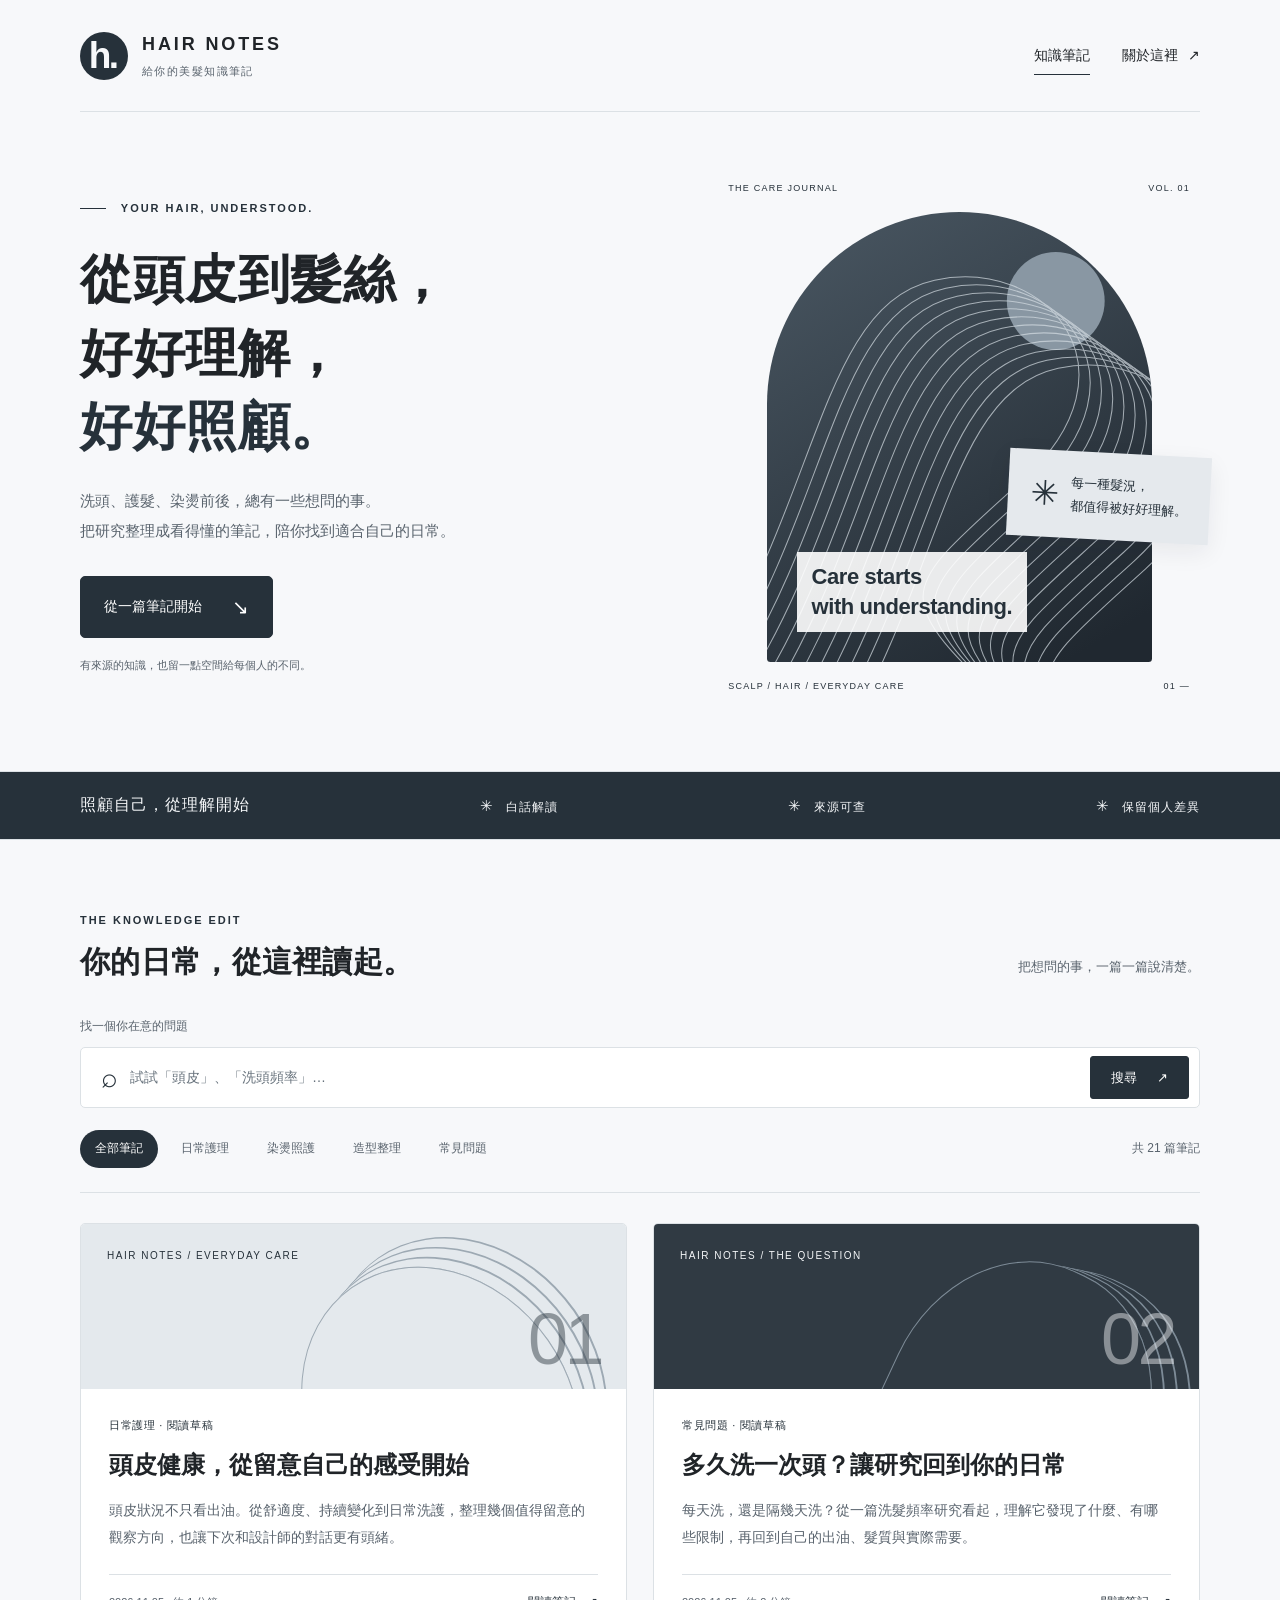
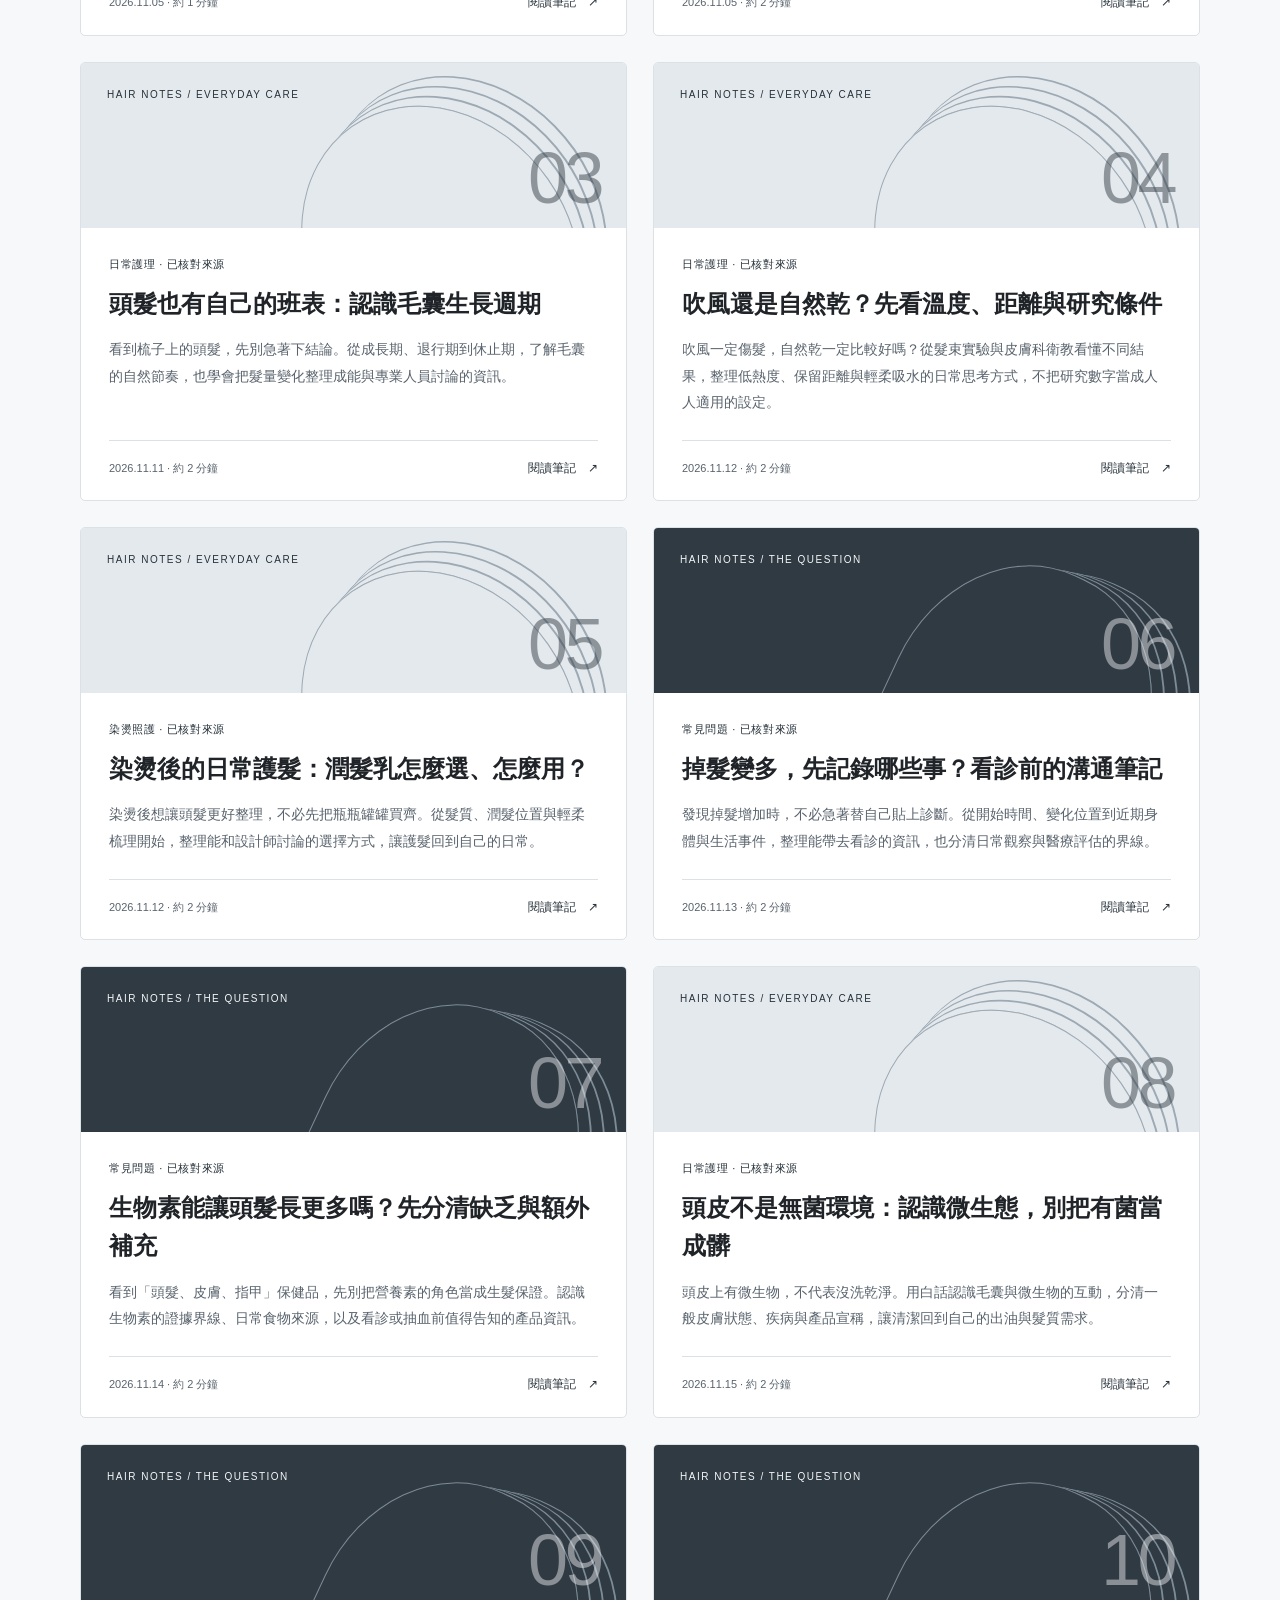
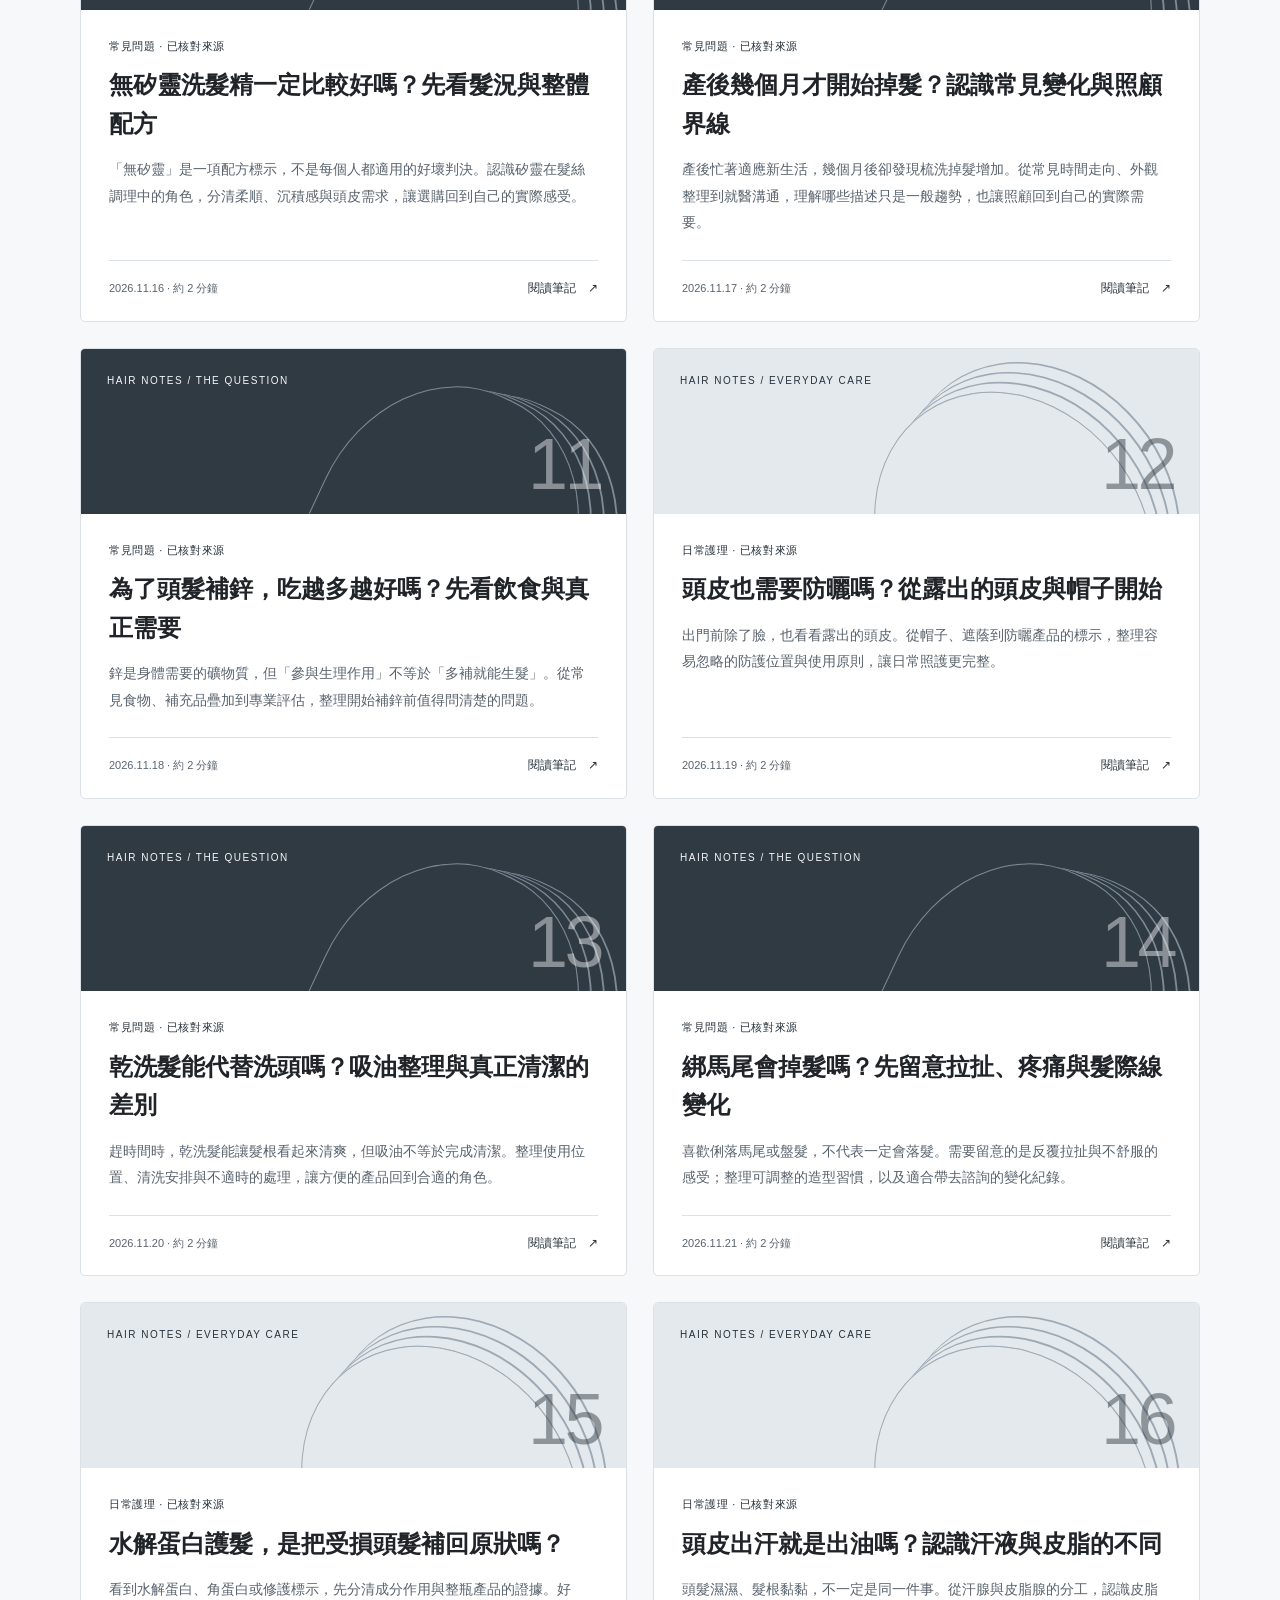
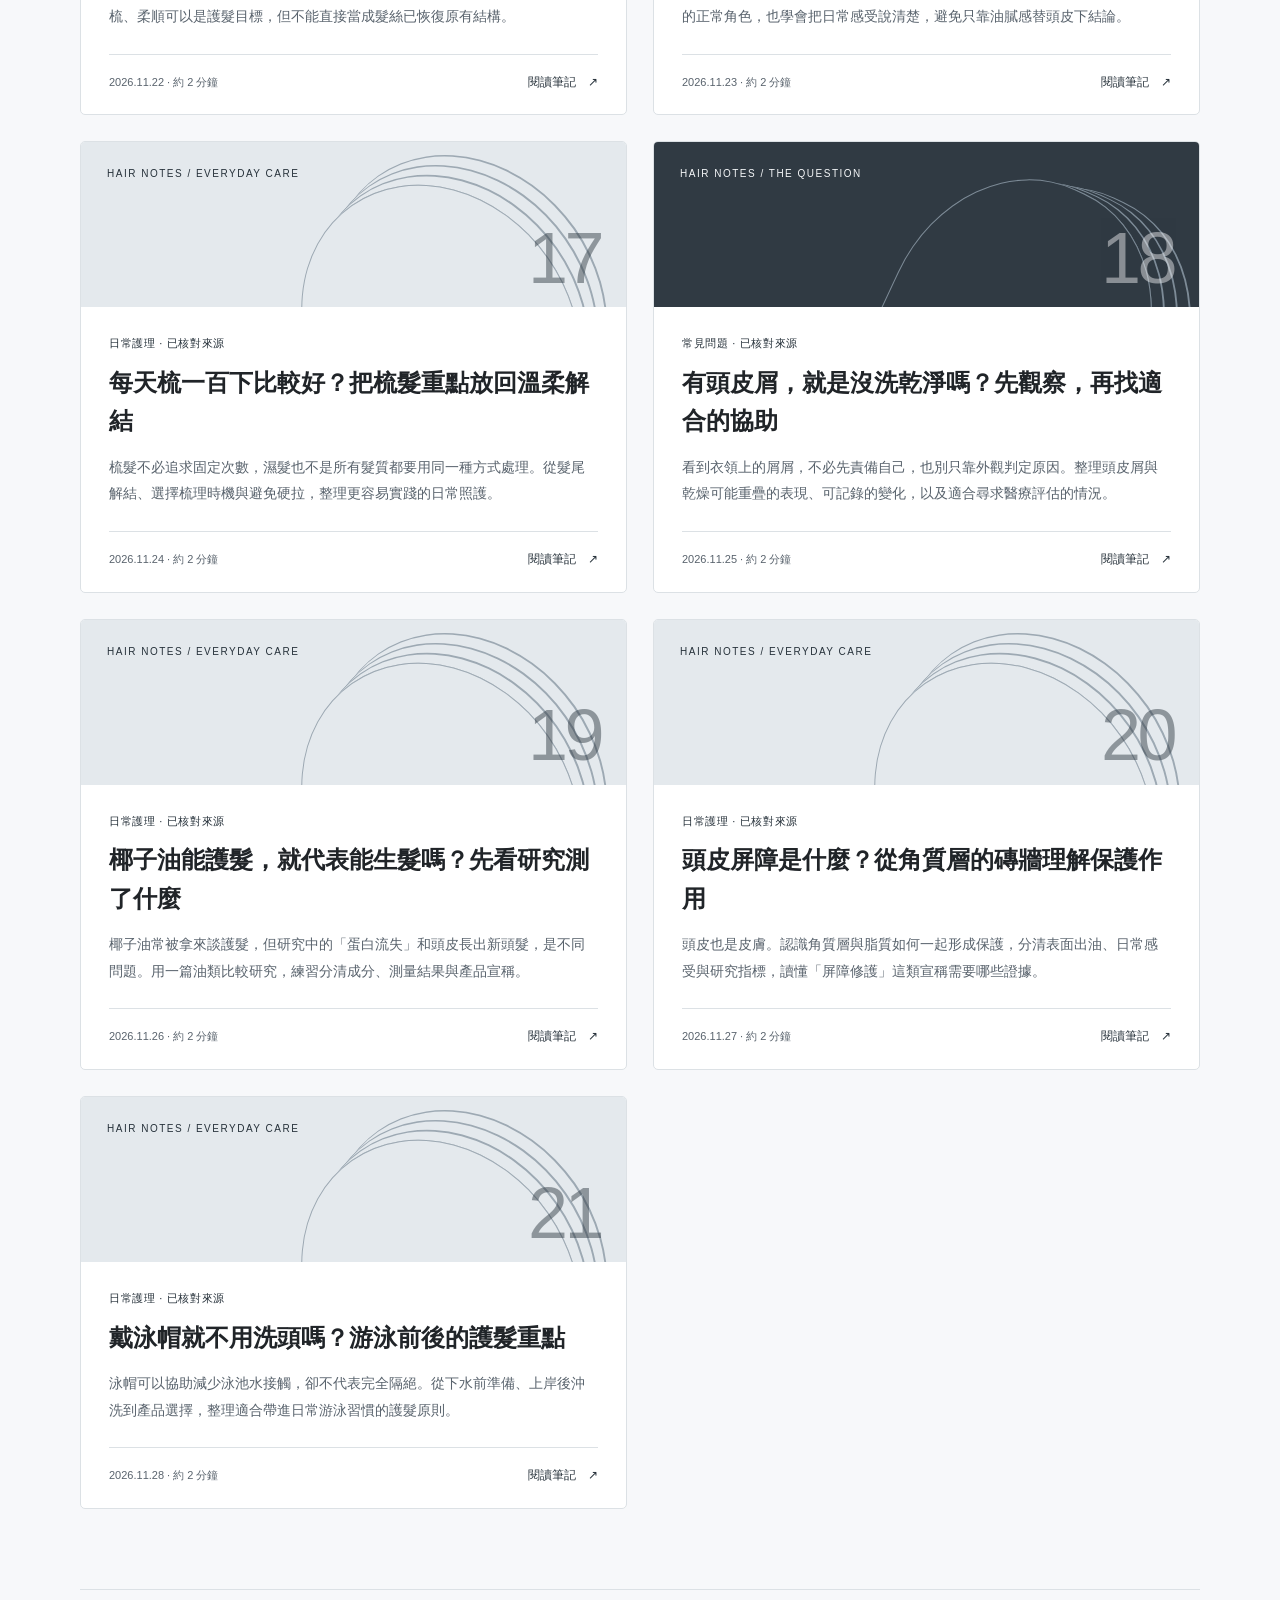
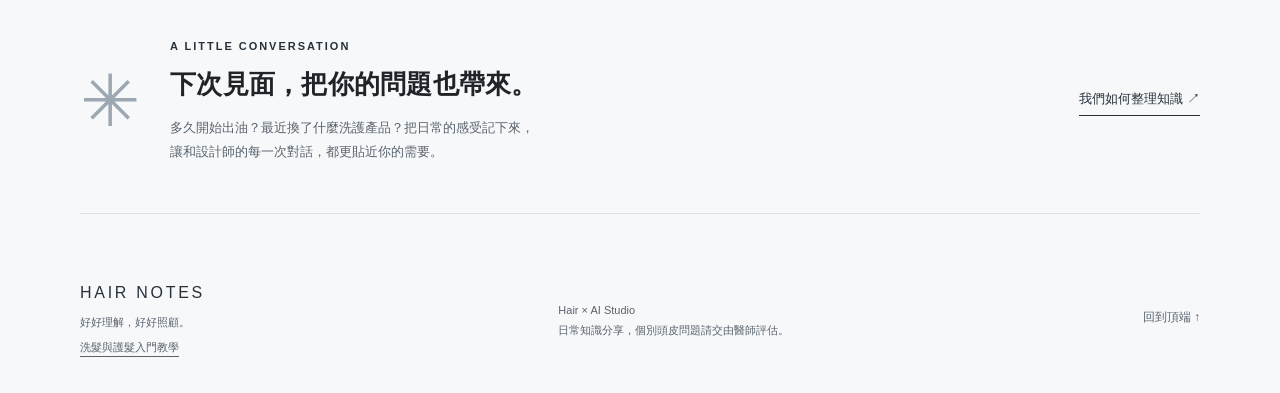
<file: docs/index.html>
<!doctype html>
<html lang="zh-Hant">
<head>
  <meta charset="utf-8">
  <meta name="viewport" content="width=device-width, initial-scale=1">
  <meta name="description" content="從頭皮到髮絲，把美髮知識說清楚。有來源的日常洗護筆記，陪你找到適合自己的照顧方式。">
  <meta name="theme-color" content="#26313A">
  <title>Hair Notes｜好好理解，好好照顧</title>
  <link rel="icon" href="assets/images/mark.svg" type="image/svg+xml">
  <link rel="stylesheet" href="assets/css/styles.css">
  <script src="assets/js/app.js" defer></script>
</head>
<body data-page="home">
  <a class="skip-link" href="#main">跳到主要內容</a>
  <header class="site-header container">
    <a class="brand" href="index.html" aria-label="Hair Notes 首頁"><span class="brand-mark" aria-hidden="true">h.</span><span>HAIR NOTES<small>給你的美髮知識筆記</small></span></a>
    <nav aria-label="主要導覽"><a href="index.html" aria-current="page">知識筆記</a><a href="about.html">關於這裡 <span aria-hidden="true">↗</span></a></nav>
  </header>
  <main id="main">
    <section class="hero container" aria-labelledby="hero-title">
      <div class="hero-copy">
        <p class="eyebrow"><span class="tiny-line" aria-hidden="true"></span> YOUR HAIR, UNDERSTOOD.</p>
        <h1 id="hero-title">從頭皮到髮絲，<br>好好理解，<br><em>好好照顧。</em></h1>
        <p class="hero-description">洗頭、護髮、染燙前後，總有一些想問的事。<br class="desktop-break">把研究整理成看得懂的筆記，陪你找到適合自己的日常。</p>
        <a class="button button-primary" href="#notes">從一篇筆記開始 <span aria-hidden="true">↘</span></a>
        <p class="hero-footnote">有來源的知識，也留一點空間給每個人的不同。</p>
      </div>
      <div class="hero-art" aria-hidden="true">
        <div class="art-topline"><span>THE CARE JOURNAL</span><span>VOL. 01</span></div>
        <div class="arch"><img src="assets/images/hair-lines.svg" alt="" width="480" height="570"><span class="art-caption">Care starts<br>with understanding.</span></div>
        <div class="art-note"><span class="note-spark">✳</span><div>每一種髮況，<br>都值得被好好理解。</div></div>
        <div class="art-bottomline"><span>SCALP / HAIR / EVERYDAY CARE</span><span>01 —</span></div>
      </div>
    </section>
    <div class="principle-band"><div class="container principle-inner"><span>照顧自己，從理解開始</span><span><i aria-hidden="true">✳</i> 白話解讀</span><span><i aria-hidden="true">✳</i> 來源可查</span><span><i aria-hidden="true">✳</i> 保留個人差異</span></div></div>
    <section class="notes-section container" id="notes" aria-labelledby="notes-title">
      <div class="section-heading"><div><p class="eyebrow">THE KNOWLEDGE EDIT</p><h2 id="notes-title">你的日常，從這裡讀起。</h2></div><p>把想問的事，一篇一篇說清楚。</p></div>
      <form class="search-form" role="search" id="search-form">
        <label for="search">找一個你在意的問題</label>
        <div class="search-field"><span aria-hidden="true">⌕</span><input type="search" id="search" name="q" placeholder="試試「頭皮」、「洗頭頻率」…" autocomplete="off"><button type="submit" class="search-submit">搜尋 <span aria-hidden="true">↗</span></button></div>
      </form>
      <div class="filter-row"><div class="filters" role="group" aria-label="文章分類">
        <button type="button" data-category="all" aria-pressed="true">全部筆記</button>
        <button type="button" data-category="hair-care" aria-pressed="false">日常護理</button>
        <button type="button" data-category="color-perm" aria-pressed="false">染燙照護</button>
        <button type="button" data-category="styling" aria-pressed="false">造型整理</button>
        <button type="button" data-category="faq" aria-pressed="false">常見問題</button>
      </div><p id="result-count" role="status" aria-live="polite">正在整理筆記…</p></div>
      <div id="article-grid" class="article-grid" aria-busy="true"></div>
      <div id="list-state" class="empty-state" hidden><h3 id="state-title"></h3><p id="state-message"></p><button type="button" class="button button-secondary" id="reset-filters">查看全部筆記 <span aria-hidden="true">↗</span></button><button type="button" class="button button-secondary" id="retry-load" hidden>重新載入</button></div>
      <noscript><p class="notice">請開啟 JavaScript 以載入文章、搜尋及分類。你仍可閱讀<a href="about.html">關於這裡</a>。</p></noscript>
    </section>
    <section class="conversation container" aria-labelledby="conversation-title"><span class="conversation-number" aria-hidden="true">✳</span><div><p class="eyebrow">A LITTLE CONVERSATION</p><h2 id="conversation-title">下次見面，把你的問題也帶來。</h2><p>多久開始出油？最近換了什麼洗護產品？把日常的感受記下來，<br class="desktop-break">讓和設計師的每一次對話，都更貼近你的需要。</p></div><a class="text-link" href="about.html">我們如何整理知識 <span aria-hidden="true">↗</span></a></section>
  </main>
  <footer class="site-footer container"><div><a class="footer-brand" href="index.html">HAIR NOTES</a><p>好好理解，好好照顧。</p><p><a href="lessons/hair-care/index.html">洗髮與護髮入門教學</a></p></div><p>Hair × AI Studio<br>日常知識分享，個別頭皮問題請交由醫師評估。</p><a href="#main">回到頂端 ↑</a></footer>
</body>
</html>
</file>
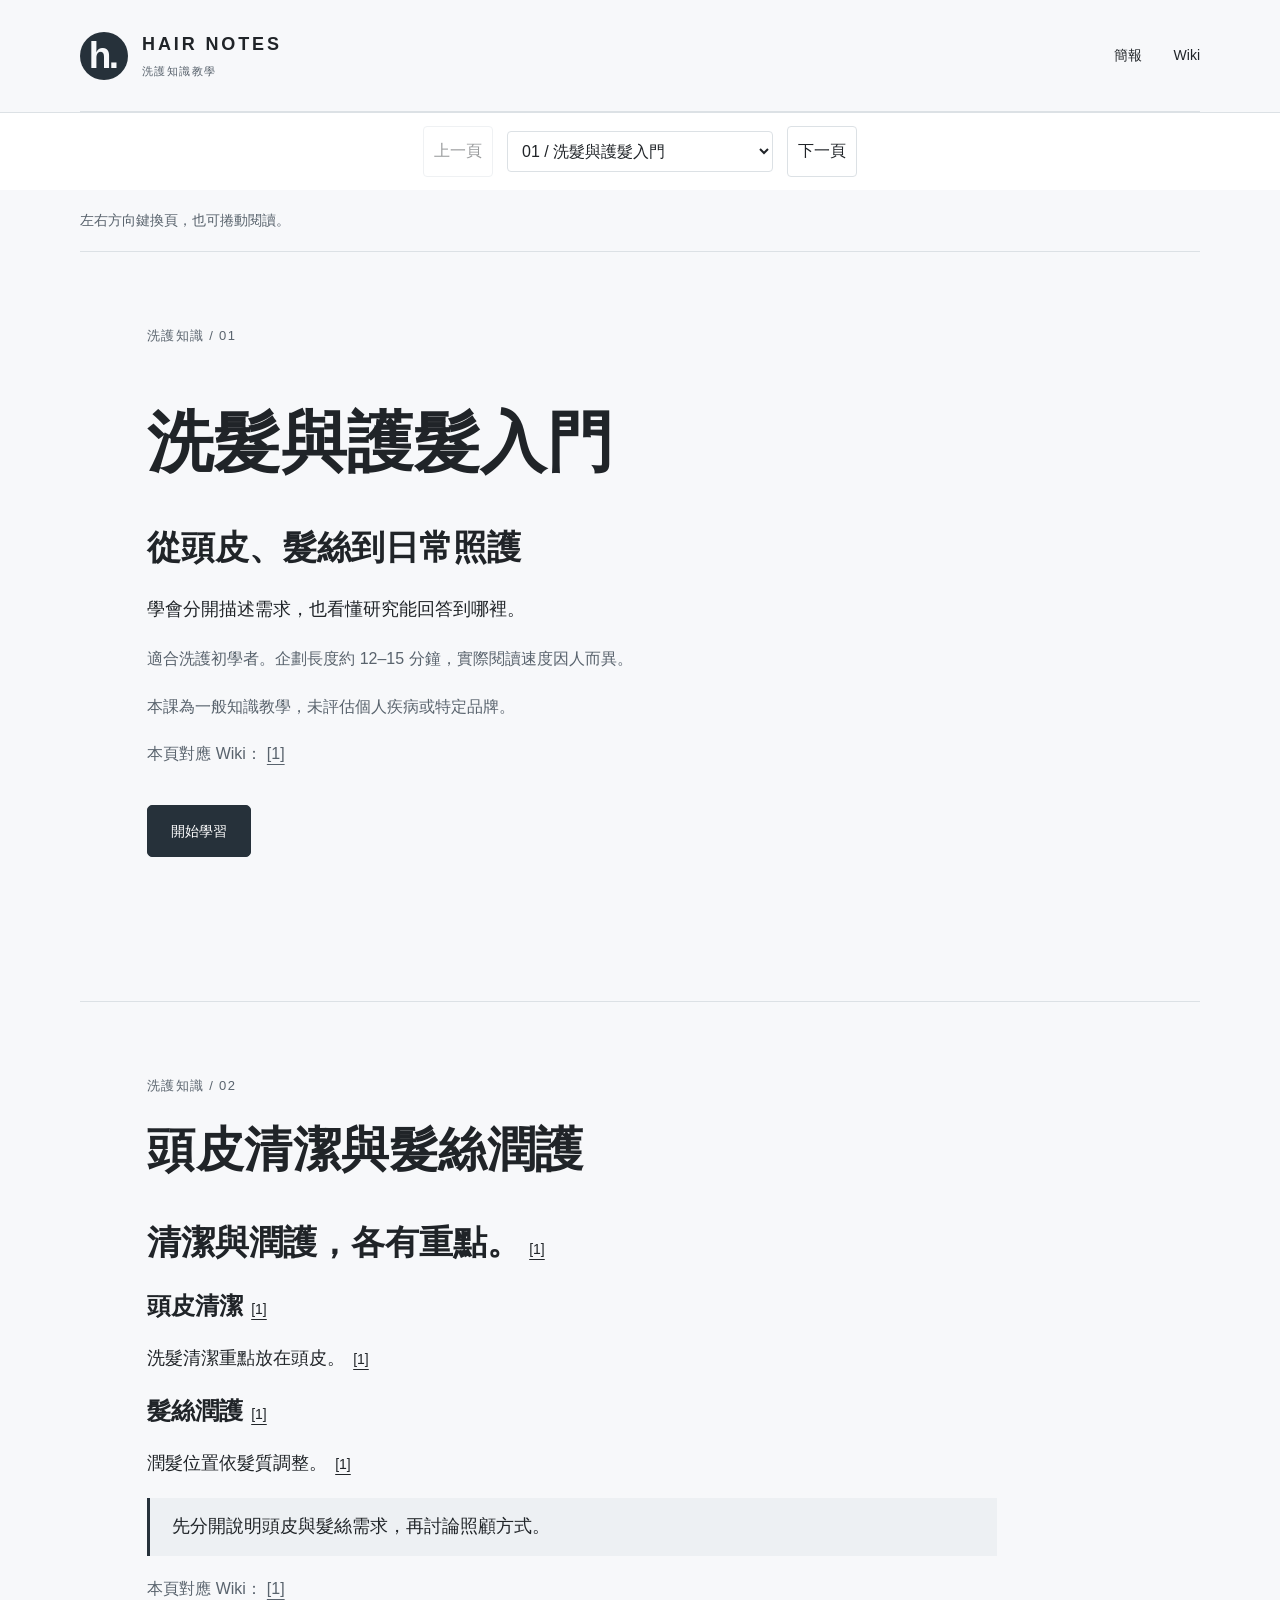
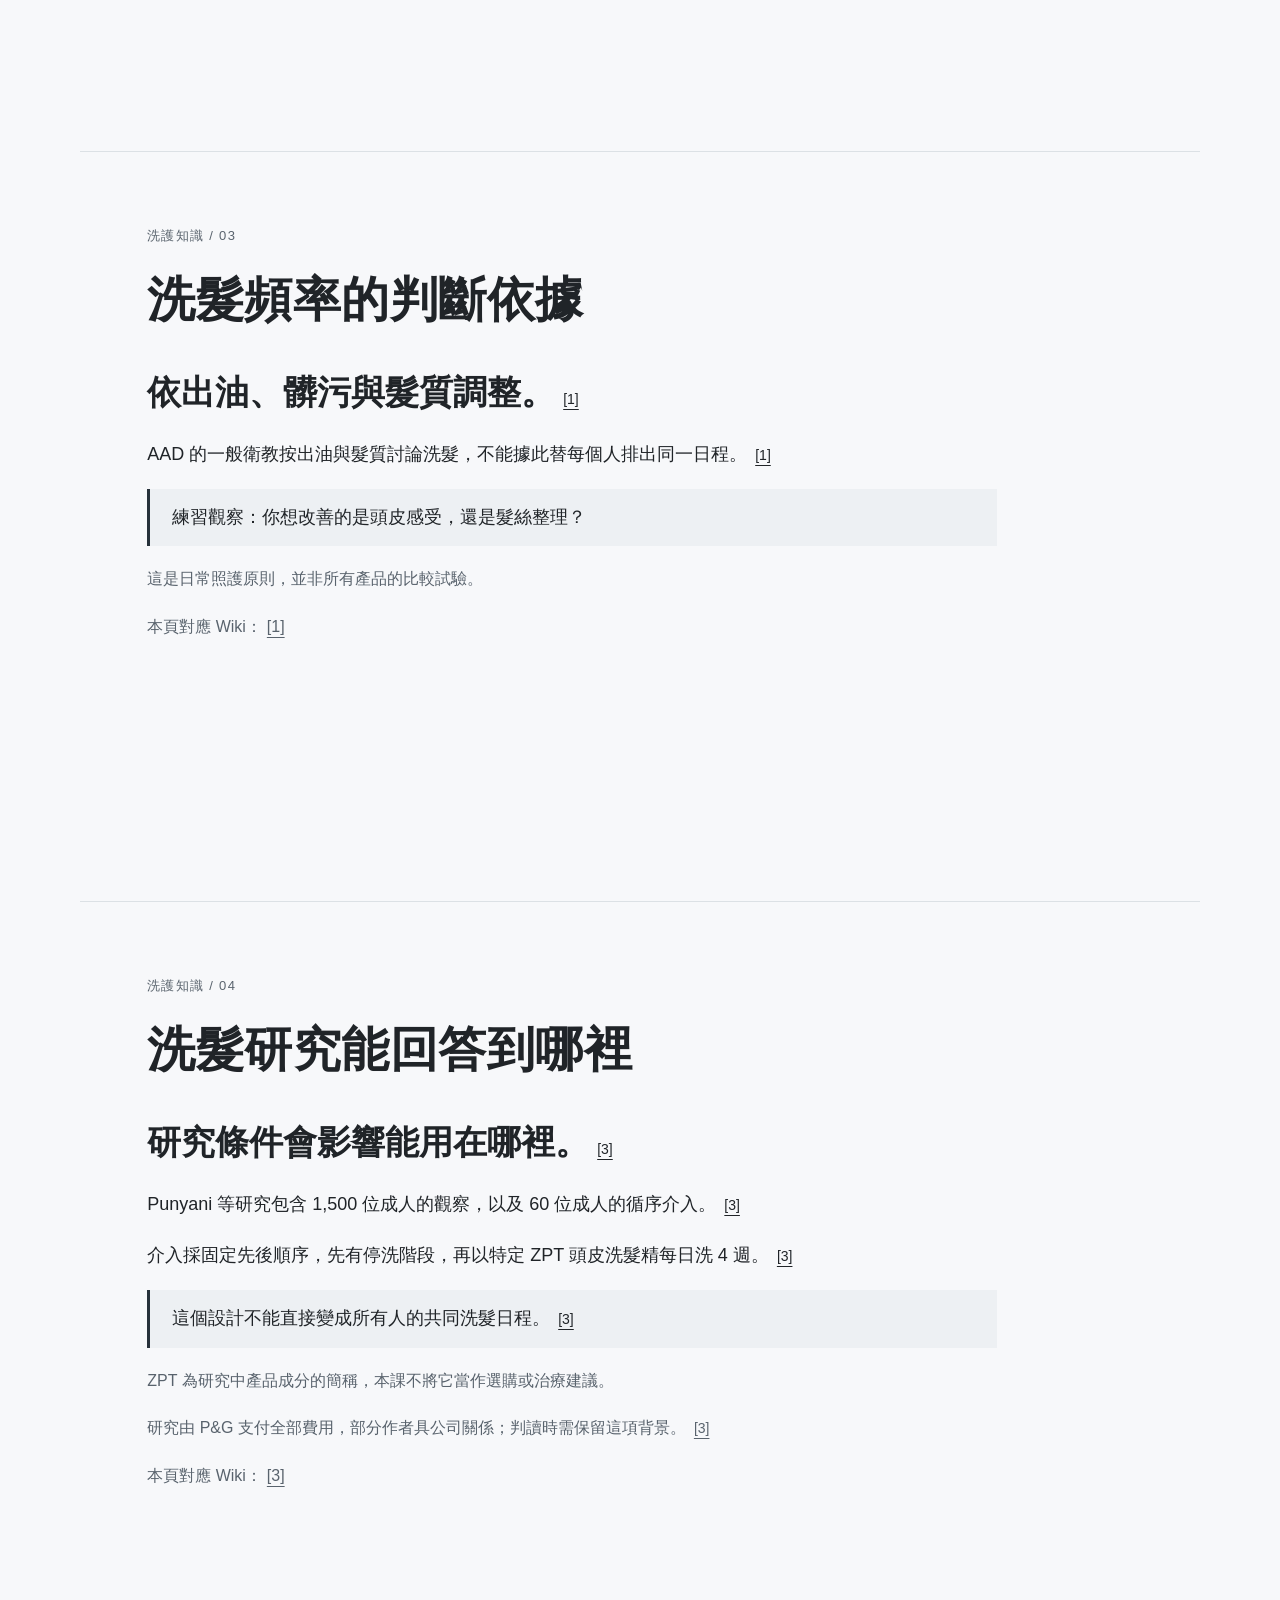
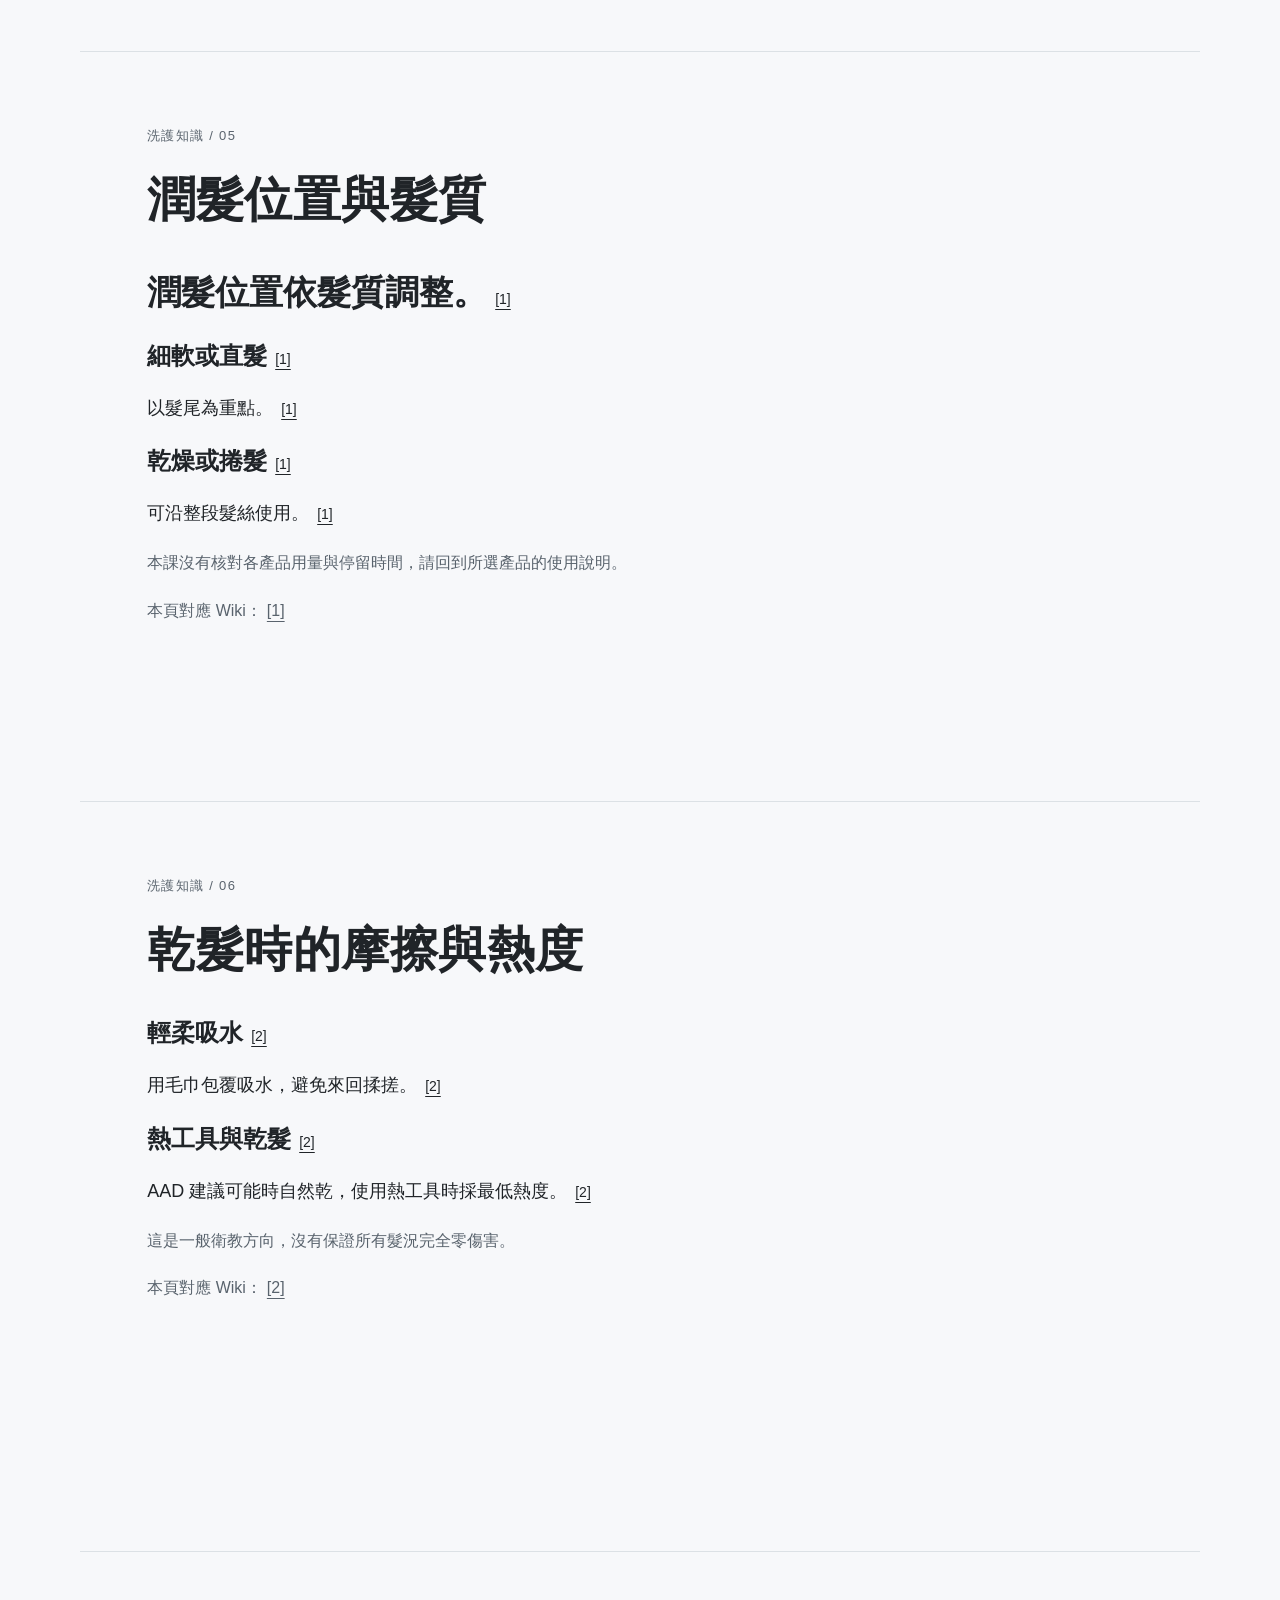
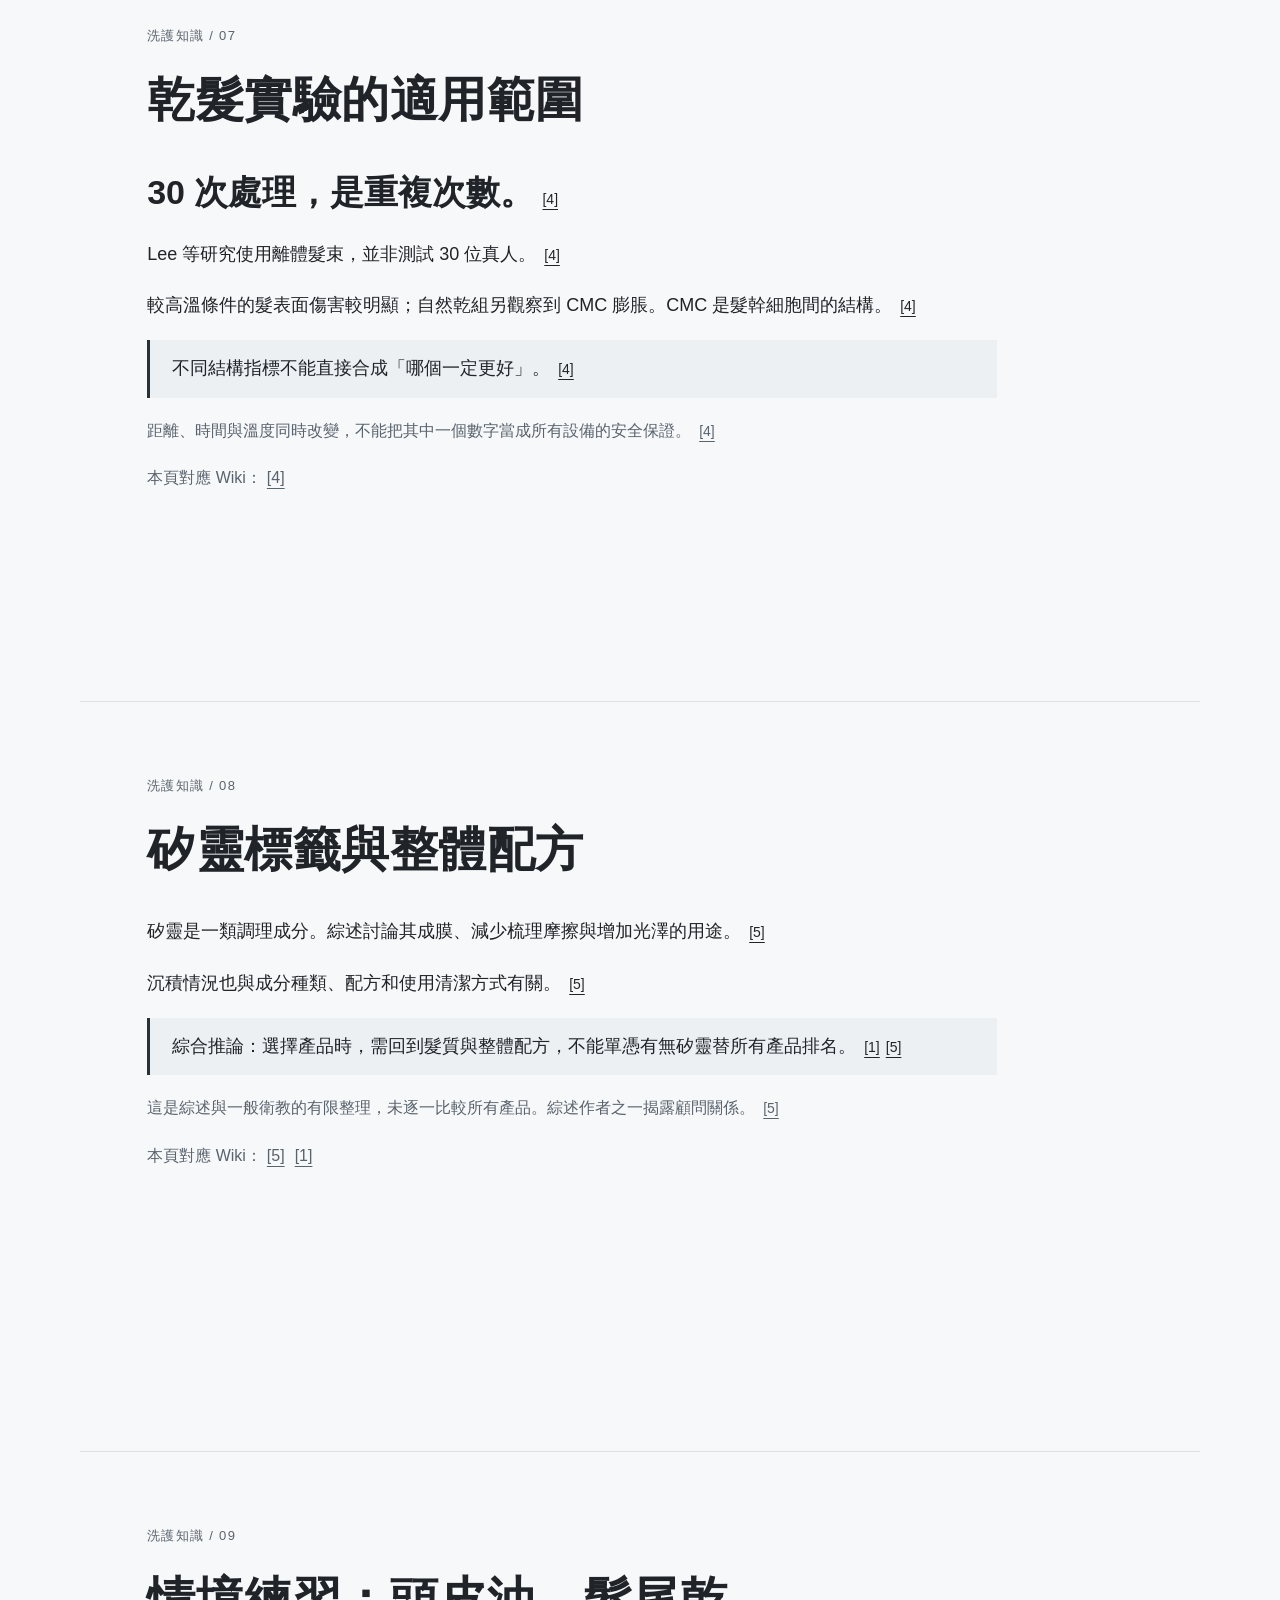
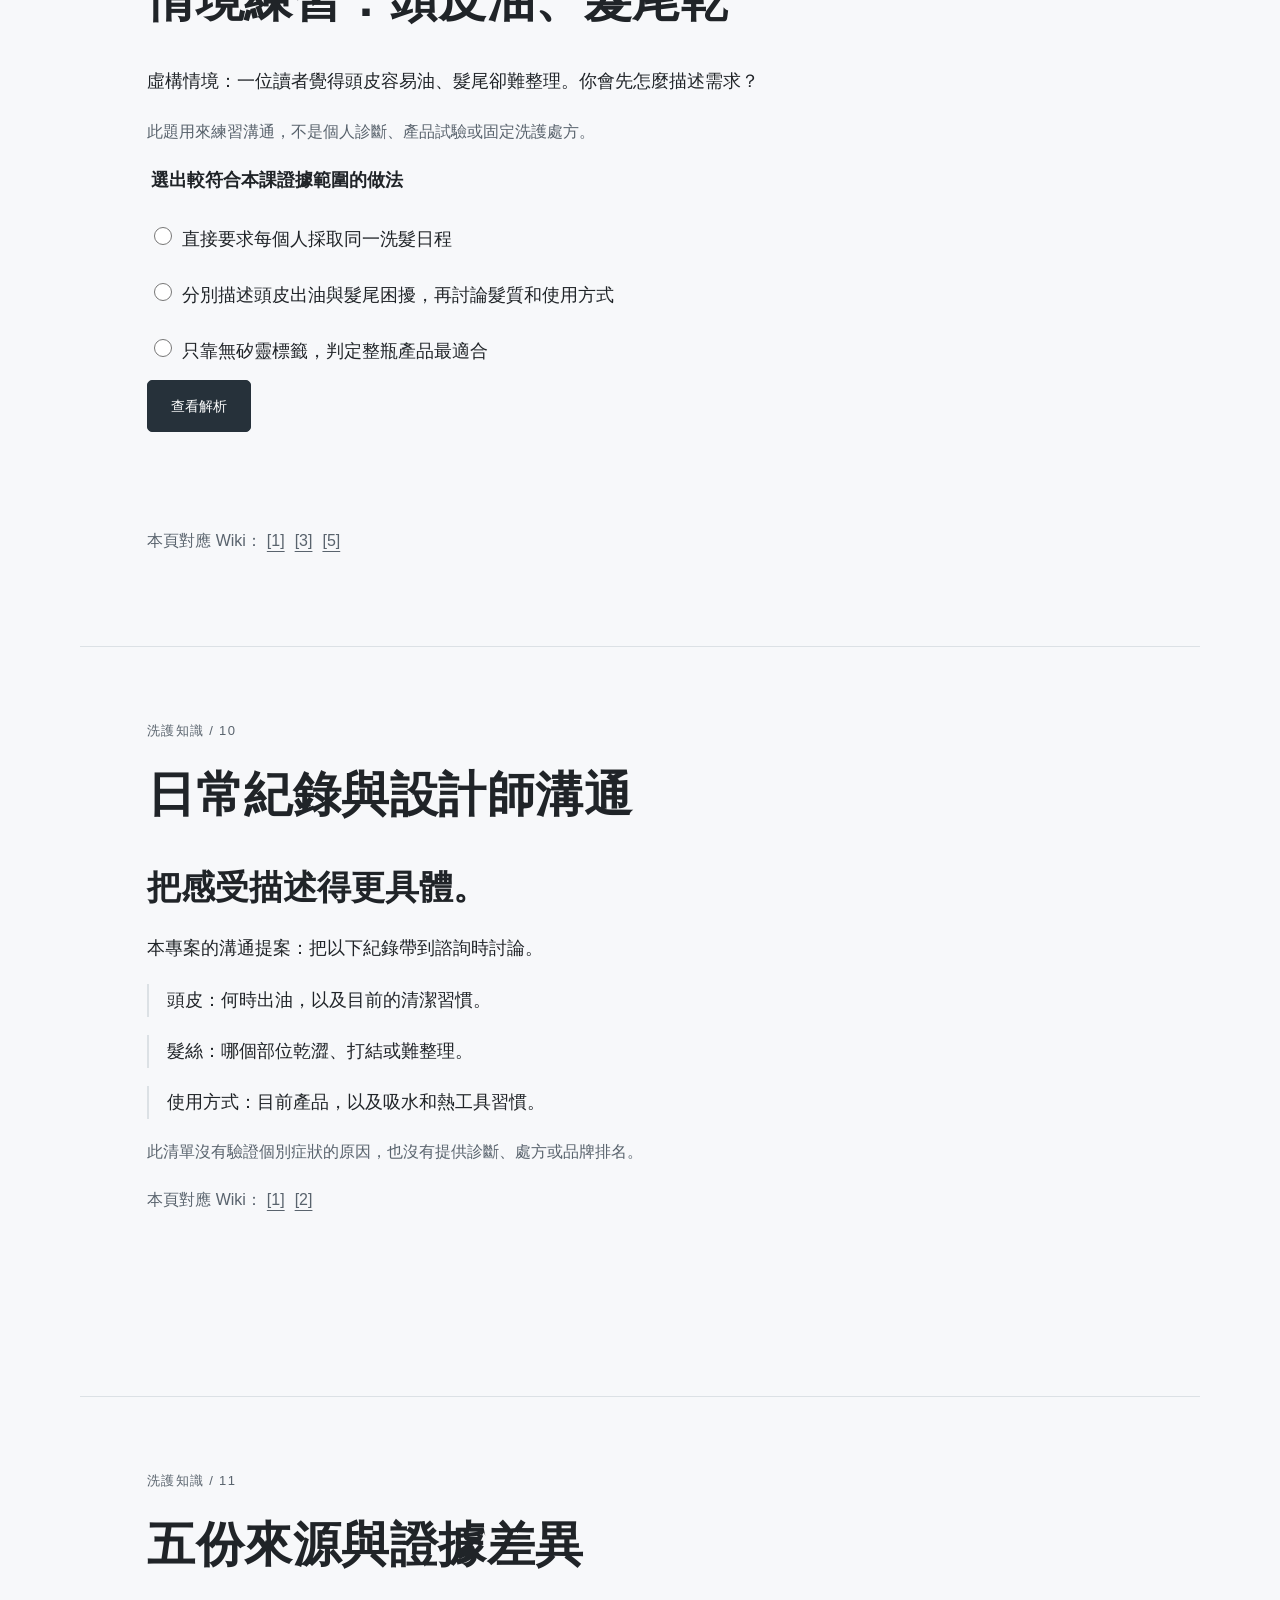
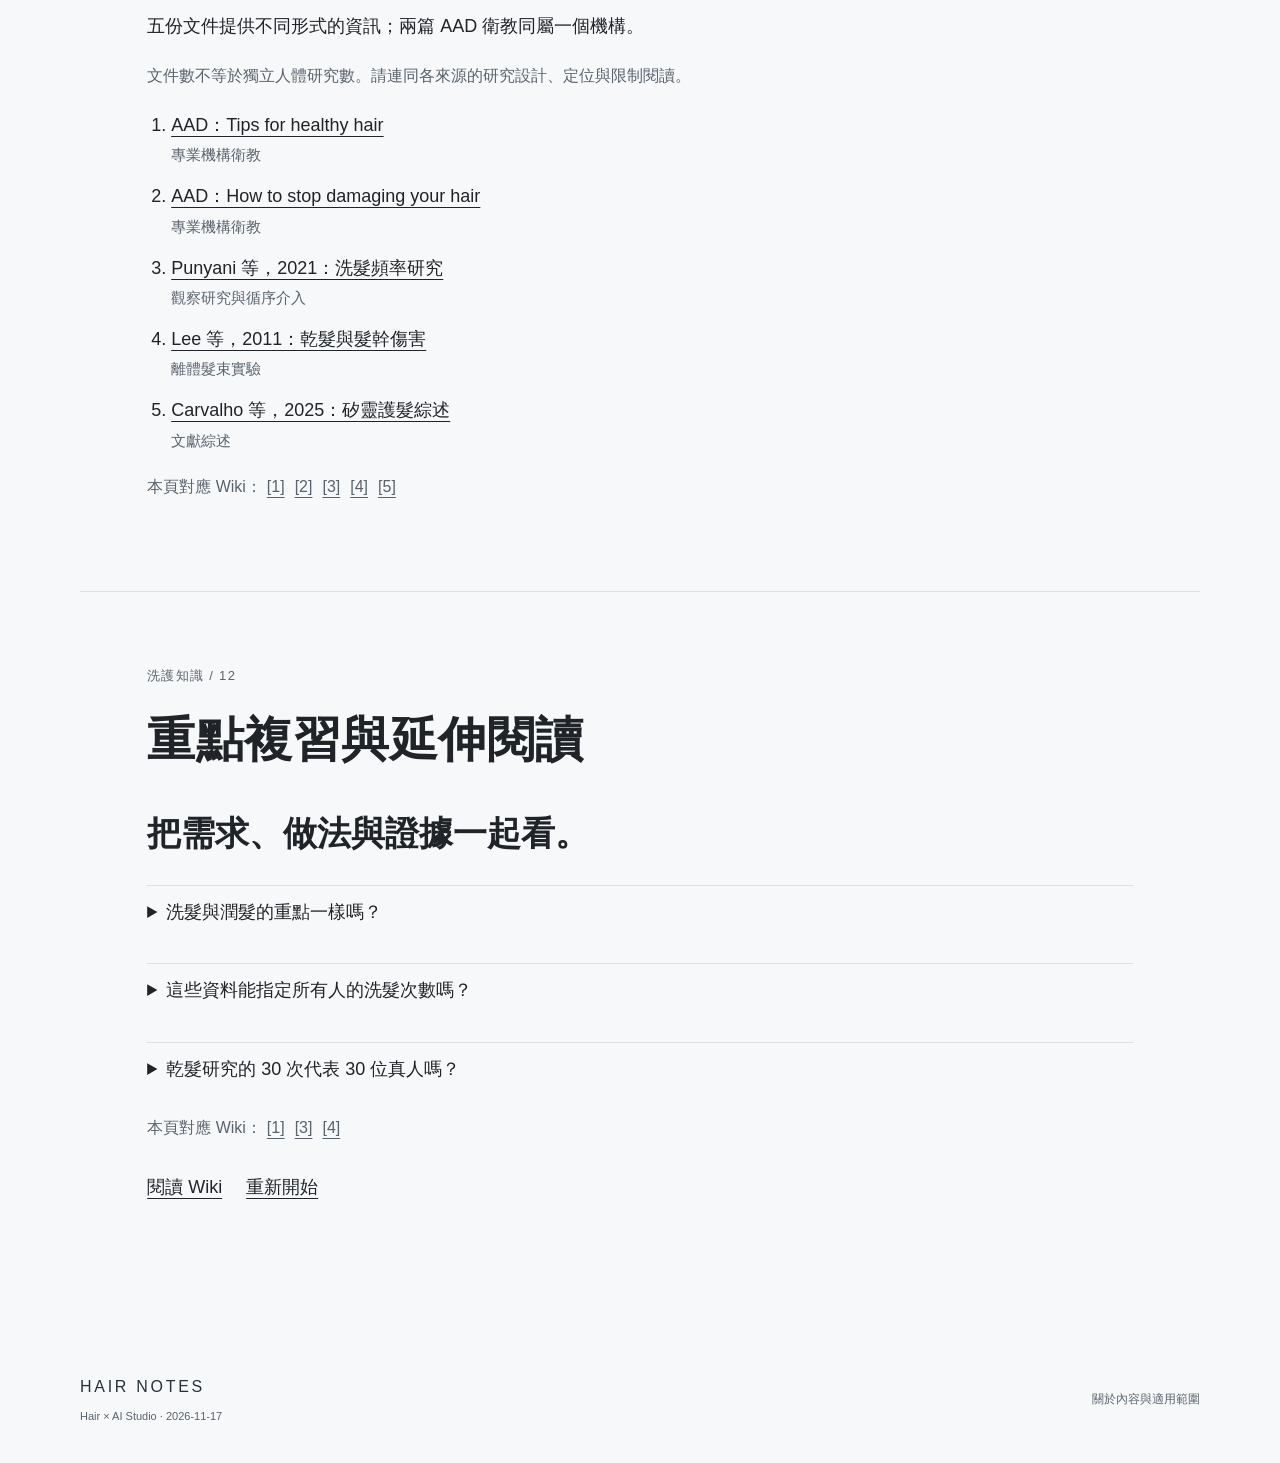
<file: docs/lessons/hair-care/index.html>
<!doctype html>
<html lang="zh-Hant"><head><meta charset="utf-8"><meta name="viewport" content="width=device-width, initial-scale=1">
<meta name="theme-color" content="#26313A"><title>洗髮與護髮入門｜Hair Notes</title>
<link rel="icon" href="../../assets/images/mark.svg" type="image/svg+xml"><link rel="stylesheet" href="../../assets/css/styles.css"><link rel="stylesheet" href="lesson.css"><script src="lesson.js" defer></script></head><body class="lesson-page">
<a class="skip-link" href="#main">跳到主要內容</a><header class="site-header container"><a class="brand" href="../../index.html"><span class="brand-mark" aria-hidden="true">h.</span><span>HAIR NOTES<small>洗護知識教學</small></span></a><nav aria-label="主要導覽"><a href="index.html">簡報</a><a href="wiki.html">Wiki</a></nav></header>
<nav class="lesson-controls" aria-label="簡報控制" hidden><button type="button" id="prev-slide">上一頁</button><label class="sr-only" for="slide-select">跳至投影片</label><select id="slide-select"><option value="1">01 / 洗髮與護髮入門</option><option value="2">02 / 頭皮清潔與髮絲潤護</option><option value="3">03 / 洗髮頻率的判斷依據</option><option value="4">04 / 洗髮研究能回答到哪裡</option><option value="5">05 / 潤髮位置與髮質</option><option value="6">06 / 乾髮時的摩擦與熱度</option><option value="7">07 / 乾髮實驗的適用範圍</option><option value="8">08 / 矽靈標籤與整體配方</option><option value="9">09 / 情境練習：頭皮油、髮尾乾</option><option value="10">10 / 日常紀錄與設計師溝通</option><option value="11">11 / 五份來源與證據差異</option><option value="12">12 / 重點複習與延伸閱讀</option></select><button type="button" id="next-slide">下一頁</button></nav><main id="main" class="lesson-main container"><h1 class="sr-only">洗髮與護髮入門教學簡報</h1><p class="lesson-help">左右方向鍵換頁，也可捲動閱讀。</p><section class="lesson-slide lesson-cover" id="slide-1" aria-labelledby="title-1"><p class="lesson-kicker">洗護知識 / 01</p><h2 data-copy-key="copy-000" id="title-1">洗髮與護髮入門</h2><p class="lesson-lead"><span data-copy-key="copy-001">從頭皮、髮絲到日常照護</span></p><p><span data-copy-key="copy-002">學會分開描述需求，也看懂研究能回答到哪裡。</span></p><p class="lesson-note"><span data-copy-key="copy-003">適合洗護初學者。企劃長度約 12–15 分鐘，實際閱讀速度因人而異。</span></p><p class="lesson-note"><span data-copy-key="copy-004">本課為一般知識教學，未評估個人疾病或特定品牌。</span></p><p class="lesson-reference">本頁對應 Wiki：<a href="wiki.html#source-1">[1]</a></p><a class="button button-primary" href="#slide-2">開始學習</a></section><section class="lesson-slide" id="slide-2" aria-labelledby="title-2"><p class="lesson-kicker">洗護知識 / 02</p><h2 data-copy-key="copy-005" id="title-2">頭皮清潔與髮絲潤護</h2><p class="lesson-lead"><span data-copy-key="copy-006">清潔與潤護，各有重點。</span><span class="lesson-inline-references"><a href="wiki.html#source-1" aria-label="查看來源 1">[1]</a></span></p><h3><span data-copy-key="copy-007">頭皮清潔</span><span class="lesson-inline-references"><a href="wiki.html#source-1" aria-label="查看來源 1">[1]</a></span></h3><p><span data-copy-key="copy-008">洗髮清潔重點放在頭皮。</span><span class="lesson-inline-references"><a href="wiki.html#source-1" aria-label="查看來源 1">[1]</a></span></p><h3><span data-copy-key="copy-009">髮絲潤護</span><span class="lesson-inline-references"><a href="wiki.html#source-1" aria-label="查看來源 1">[1]</a></span></h3><p><span data-copy-key="copy-010">潤髮位置依髮質調整。</span><span class="lesson-inline-references"><a href="wiki.html#source-1" aria-label="查看來源 1">[1]</a></span></p><p class="lesson-takeaway"><span data-copy-key="copy-011">先分開說明頭皮與髮絲需求，再討論照顧方式。</span></p><p class="lesson-reference">本頁對應 Wiki：<a href="wiki.html#source-1">[1]</a></p></section><section class="lesson-slide" id="slide-3" aria-labelledby="title-3"><p class="lesson-kicker">洗護知識 / 03</p><h2 data-copy-key="copy-012" id="title-3">洗髮頻率的判斷依據</h2><p class="lesson-lead"><span data-copy-key="copy-013">依出油、髒污與髮質調整。</span><span class="lesson-inline-references"><a href="wiki.html#source-1" aria-label="查看來源 1">[1]</a></span></p><p><span data-copy-key="copy-014">AAD 的一般衛教按出油與髮質討論洗髮，不能據此替每個人排出同一日程。</span><span class="lesson-inline-references"><a href="wiki.html#source-1" aria-label="查看來源 1">[1]</a></span></p><p class="lesson-takeaway"><span data-copy-key="copy-015">練習觀察：你想改善的是頭皮感受，還是髮絲整理？</span></p><p class="lesson-note"><span data-copy-key="copy-016">這是日常照護原則，並非所有產品的比較試驗。</span></p><p class="lesson-reference">本頁對應 Wiki：<a href="wiki.html#source-1">[1]</a></p></section><section class="lesson-slide" id="slide-4" aria-labelledby="title-4"><p class="lesson-kicker">洗護知識 / 04</p><h2 data-copy-key="copy-017" id="title-4">洗髮研究能回答到哪裡</h2><p class="lesson-lead"><span data-copy-key="copy-018">研究條件會影響能用在哪裡。</span><span class="lesson-inline-references"><a href="wiki.html#source-3" aria-label="查看來源 3">[3]</a></span></p><p><span data-copy-key="copy-019">Punyani 等研究包含 1,500 位成人的觀察，以及 60 位成人的循序介入。</span><span class="lesson-inline-references"><a href="wiki.html#source-3" aria-label="查看來源 3">[3]</a></span></p><p><span data-copy-key="copy-020">介入採固定先後順序，先有停洗階段，再以特定 ZPT 頭皮洗髮精每日洗 4 週。</span><span class="lesson-inline-references"><a href="wiki.html#source-3" aria-label="查看來源 3">[3]</a></span></p><p class="lesson-takeaway"><span data-copy-key="copy-021">這個設計不能直接變成所有人的共同洗髮日程。</span><span class="lesson-inline-references"><a href="wiki.html#source-3" aria-label="查看來源 3">[3]</a></span></p><p class="lesson-note"><span data-copy-key="copy-022">ZPT 為研究中產品成分的簡稱，本課不將它當作選購或治療建議。</span></p><p class="lesson-note"><span data-copy-key="copy-023">研究由 P&amp;G 支付全部費用，部分作者具公司關係；判讀時需保留這項背景。</span><span class="lesson-inline-references"><a href="wiki.html#source-3" aria-label="查看來源 3">[3]</a></span></p><p class="lesson-reference">本頁對應 Wiki：<a href="wiki.html#source-3">[3]</a></p></section><section class="lesson-slide" id="slide-5" aria-labelledby="title-5"><p class="lesson-kicker">洗護知識 / 05</p><h2 data-copy-key="copy-024" id="title-5">潤髮位置與髮質</h2><p class="lesson-lead"><span data-copy-key="copy-025">潤髮位置依髮質調整。</span><span class="lesson-inline-references"><a href="wiki.html#source-1" aria-label="查看來源 1">[1]</a></span></p><h3><span data-copy-key="copy-026">細軟或直髮</span><span class="lesson-inline-references"><a href="wiki.html#source-1" aria-label="查看來源 1">[1]</a></span></h3><p><span data-copy-key="copy-027">以髮尾為重點。</span><span class="lesson-inline-references"><a href="wiki.html#source-1" aria-label="查看來源 1">[1]</a></span></p><h3><span data-copy-key="copy-028">乾燥或捲髮</span><span class="lesson-inline-references"><a href="wiki.html#source-1" aria-label="查看來源 1">[1]</a></span></h3><p><span data-copy-key="copy-029">可沿整段髮絲使用。</span><span class="lesson-inline-references"><a href="wiki.html#source-1" aria-label="查看來源 1">[1]</a></span></p><p class="lesson-note"><span data-copy-key="copy-030">本課沒有核對各產品用量與停留時間，請回到所選產品的使用說明。</span></p><p class="lesson-reference">本頁對應 Wiki：<a href="wiki.html#source-1">[1]</a></p></section><section class="lesson-slide" id="slide-6" aria-labelledby="title-6"><p class="lesson-kicker">洗護知識 / 06</p><h2 data-copy-key="copy-031" id="title-6">乾髮時的摩擦與熱度</h2><h3><span data-copy-key="copy-032">輕柔吸水</span><span class="lesson-inline-references"><a href="wiki.html#source-2" aria-label="查看來源 2">[2]</a></span></h3><p><span data-copy-key="copy-033">用毛巾包覆吸水，避免來回揉搓。</span><span class="lesson-inline-references"><a href="wiki.html#source-2" aria-label="查看來源 2">[2]</a></span></p><h3><span data-copy-key="copy-034">熱工具與乾髮</span><span class="lesson-inline-references"><a href="wiki.html#source-2" aria-label="查看來源 2">[2]</a></span></h3><p><span data-copy-key="copy-035">AAD 建議可能時自然乾，使用熱工具時採最低熱度。</span><span class="lesson-inline-references"><a href="wiki.html#source-2" aria-label="查看來源 2">[2]</a></span></p><p class="lesson-note"><span data-copy-key="copy-036">這是一般衛教方向，沒有保證所有髮況完全零傷害。</span></p><p class="lesson-reference">本頁對應 Wiki：<a href="wiki.html#source-2">[2]</a></p></section><section class="lesson-slide" id="slide-7" aria-labelledby="title-7"><p class="lesson-kicker">洗護知識 / 07</p><h2 data-copy-key="copy-037" id="title-7">乾髮實驗的適用範圍</h2><p class="lesson-lead"><span data-copy-key="copy-038">30 次處理，是重複次數。</span><span class="lesson-inline-references"><a href="wiki.html#source-4" aria-label="查看來源 4">[4]</a></span></p><p><span data-copy-key="copy-039">Lee 等研究使用離體髮束，並非測試 30 位真人。</span><span class="lesson-inline-references"><a href="wiki.html#source-4" aria-label="查看來源 4">[4]</a></span></p><p><span data-copy-key="copy-040">較高溫條件的髮表面傷害較明顯；自然乾組另觀察到 CMC 膨脹。CMC 是髮幹細胞間的結構。</span><span class="lesson-inline-references"><a href="wiki.html#source-4" aria-label="查看來源 4">[4]</a></span></p><p class="lesson-takeaway"><span data-copy-key="copy-041">不同結構指標不能直接合成「哪個一定更好」。</span><span class="lesson-inline-references"><a href="wiki.html#source-4" aria-label="查看來源 4">[4]</a></span></p><p class="lesson-note"><span data-copy-key="copy-042">距離、時間與溫度同時改變，不能把其中一個數字當成所有設備的安全保證。</span><span class="lesson-inline-references"><a href="wiki.html#source-4" aria-label="查看來源 4">[4]</a></span></p><p class="lesson-reference">本頁對應 Wiki：<a href="wiki.html#source-4">[4]</a></p></section><section class="lesson-slide" id="slide-8" aria-labelledby="title-8"><p class="lesson-kicker">洗護知識 / 08</p><h2 data-copy-key="copy-043" id="title-8">矽靈標籤與整體配方</h2><p><span data-copy-key="copy-044">矽靈是一類調理成分。綜述討論其成膜、減少梳理摩擦與增加光澤的用途。</span><span class="lesson-inline-references"><a href="wiki.html#source-5" aria-label="查看來源 5">[5]</a></span></p><p><span data-copy-key="copy-045">沉積情況也與成分種類、配方和使用清潔方式有關。</span><span class="lesson-inline-references"><a href="wiki.html#source-5" aria-label="查看來源 5">[5]</a></span></p><p class="lesson-takeaway"><span data-copy-key="copy-046">綜合推論：選擇產品時，需回到髮質與整體配方，不能單憑有無矽靈替所有產品排名。</span><span class="lesson-inline-references"><a href="wiki.html#source-1" aria-label="查看來源 1">[1]</a><a href="wiki.html#source-5" aria-label="查看來源 5">[5]</a></span></p><p class="lesson-note"><span data-copy-key="copy-047">這是綜述與一般衛教的有限整理，未逐一比較所有產品。綜述作者之一揭露顧問關係。</span><span class="lesson-inline-references"><a href="wiki.html#source-5" aria-label="查看來源 5">[5]</a></span></p><p class="lesson-reference">本頁對應 Wiki：<a href="wiki.html#source-5">[5]</a><a href="wiki.html#source-1">[1]</a></p></section><section class="lesson-slide" id="slide-9" aria-labelledby="title-9"><p class="lesson-kicker">洗護知識 / 09</p><h2 data-copy-key="copy-048" id="title-9">情境練習：頭皮油、髮尾乾</h2><p><span data-copy-key="copy-049">虛構情境：一位讀者覺得頭皮容易油、髮尾卻難整理。你會先怎麼描述需求？</span></p><p class="lesson-note"><span data-copy-key="copy-050">此題用來練習溝通，不是個人診斷、產品試驗或固定洗護處方。</span></p><form id="lesson-quiz"><fieldset><legend><span data-copy-key="copy-051">選出較符合本課證據範圍的做法</span></legend><label><input type="radio" name="answer" value="a"><span data-copy-key="copy-052">直接要求每個人採取同一洗髮日程</span></label><label><input type="radio" name="answer" value="b"><span data-copy-key="copy-053">分別描述頭皮出油與髮尾困擾，再討論髮質和使用方式</span></label><label><input type="radio" name="answer" value="c"><span data-copy-key="copy-054">只靠無矽靈標籤，判定整瓶產品最適合</span></label></fieldset><button class="button button-primary" type="submit">查看解析</button><p id="quiz-feedback" role="status" aria-live="polite"></p></form><script id="quiz-copy" type="application/json">{"correct": "b", "feedback": {"empty": "請先選一個選項。", "correct": "答對了。這是依頭皮與髮絲需求分開溝通的教學提案，不是個人診斷。", "incorrect": "再想一下：這批資料不支持所有人同一日程，也不支持只靠標籤替所有產品排名。可回看第 3、4、8 頁。"}}</script><p class="lesson-reference">本頁對應 Wiki：<a href="wiki.html#source-1">[1]</a><a href="wiki.html#source-3">[3]</a><a href="wiki.html#source-5">[5]</a></p></section><section class="lesson-slide" id="slide-10" aria-labelledby="title-10"><p class="lesson-kicker">洗護知識 / 10</p><h2 data-copy-key="copy-055" id="title-10">日常紀錄與設計師溝通</h2><p class="lesson-lead"><span data-copy-key="copy-056">把感受描述得更具體。</span></p><p><span data-copy-key="copy-057">本專案的溝通提案：把以下紀錄帶到諮詢時討論。</span></p><p class="lesson-observation"><span data-copy-key="copy-058">頭皮：何時出油，以及目前的清潔習慣。</span></p><p class="lesson-observation"><span data-copy-key="copy-059">髮絲：哪個部位乾澀、打結或難整理。</span></p><p class="lesson-observation"><span data-copy-key="copy-060">使用方式：目前產品，以及吸水和熱工具習慣。</span></p><p class="lesson-note"><span data-copy-key="copy-061">此清單沒有驗證個別症狀的原因，也沒有提供診斷、處方或品牌排名。</span></p><p class="lesson-reference">本頁對應 Wiki：<a href="wiki.html#source-1">[1]</a><a href="wiki.html#source-2">[2]</a></p></section><section class="lesson-slide" id="slide-11" aria-labelledby="title-11"><p class="lesson-kicker">洗護知識 / 11</p><h2 data-copy-key="copy-062" id="title-11">五份來源與證據差異</h2><p><span data-copy-key="copy-063">五份文件提供不同形式的資訊；兩篇 AAD 衛教同屬一個機構。</span></p><p class="lesson-note"><span data-copy-key="copy-064">文件數不等於獨立人體研究數。請連同各來源的研究設計、定位與限制閱讀。</span></p><ol class="lesson-source-list"><li><a href="wiki.html#source-1"><span data-copy-key="copy-065">AAD：Tips for healthy hair</span></a><small data-copy-key="copy-066">專業機構衛教</small></li><li><a href="wiki.html#source-2"><span data-copy-key="copy-067">AAD：How to stop damaging your hair</span></a><small data-copy-key="copy-068">專業機構衛教</small></li><li><a href="wiki.html#source-3"><span data-copy-key="copy-069">Punyani 等，2021：洗髮頻率研究</span></a><small data-copy-key="copy-070">觀察研究與循序介入</small></li><li><a href="wiki.html#source-4"><span data-copy-key="copy-071">Lee 等，2011：乾髮與髮幹傷害</span></a><small data-copy-key="copy-072">離體髮束實驗</small></li><li><a href="wiki.html#source-5"><span data-copy-key="copy-073">Carvalho 等，2025：矽靈護髮綜述</span></a><small data-copy-key="copy-074">文獻綜述</small></li></ol><p class="lesson-reference">本頁對應 Wiki：<a href="wiki.html#source-1">[1]</a><a href="wiki.html#source-2">[2]</a><a href="wiki.html#source-3">[3]</a><a href="wiki.html#source-4">[4]</a><a href="wiki.html#source-5">[5]</a></p></section><section class="lesson-slide" id="slide-12" aria-labelledby="title-12"><p class="lesson-kicker">洗護知識 / 12</p><h2 data-copy-key="copy-075" id="title-12">重點複習與延伸閱讀</h2><p class="lesson-lead"><span data-copy-key="copy-076">把需求、做法與證據一起看。</span></p><details><summary><span data-copy-key="copy-077">洗髮與潤髮的重點一樣嗎？</span></summary><p><span data-copy-key="copy-078">洗髮清潔著重頭皮，潤髮位置則依髮質調整。</span><span class="lesson-inline-references"><a href="wiki.html#source-1" aria-label="查看來源 1">[1]</a></span></p></details><details><summary><span data-copy-key="copy-079">這些資料能指定所有人的洗髮次數嗎？</span></summary><p><span data-copy-key="copy-080">不能。一般衛教依髮況調整，特定產品與研究條件也不能外推成共同日程。</span><span class="lesson-inline-references"><a href="wiki.html#source-1" aria-label="查看來源 1">[1]</a><a href="wiki.html#source-3" aria-label="查看來源 3">[3]</a></span></p></details><details><summary><span data-copy-key="copy-081">乾髮研究的 30 次代表 30 位真人嗎？</span></summary><p><span data-copy-key="copy-082">不是。這是離體髮束反覆處理的次數。</span><span class="lesson-inline-references"><a href="wiki.html#source-4" aria-label="查看來源 4">[4]</a></span></p></details><p class="lesson-reference">本頁對應 Wiki：<a href="wiki.html#source-1">[1]</a><a href="wiki.html#source-3">[3]</a><a href="wiki.html#source-4">[4]</a></p><div class="lesson-end-links"><a href="wiki.html">閱讀 Wiki</a><a href="#slide-1">重新開始</a></div></section></main><footer class="site-footer container"><div><a class="footer-brand" href="../../index.html">HAIR NOTES</a><p>Hair × AI Studio · 2026-11-17</p></div><a href="../../about.html">關於內容與適用範圍</a></footer></body></html>
</file>
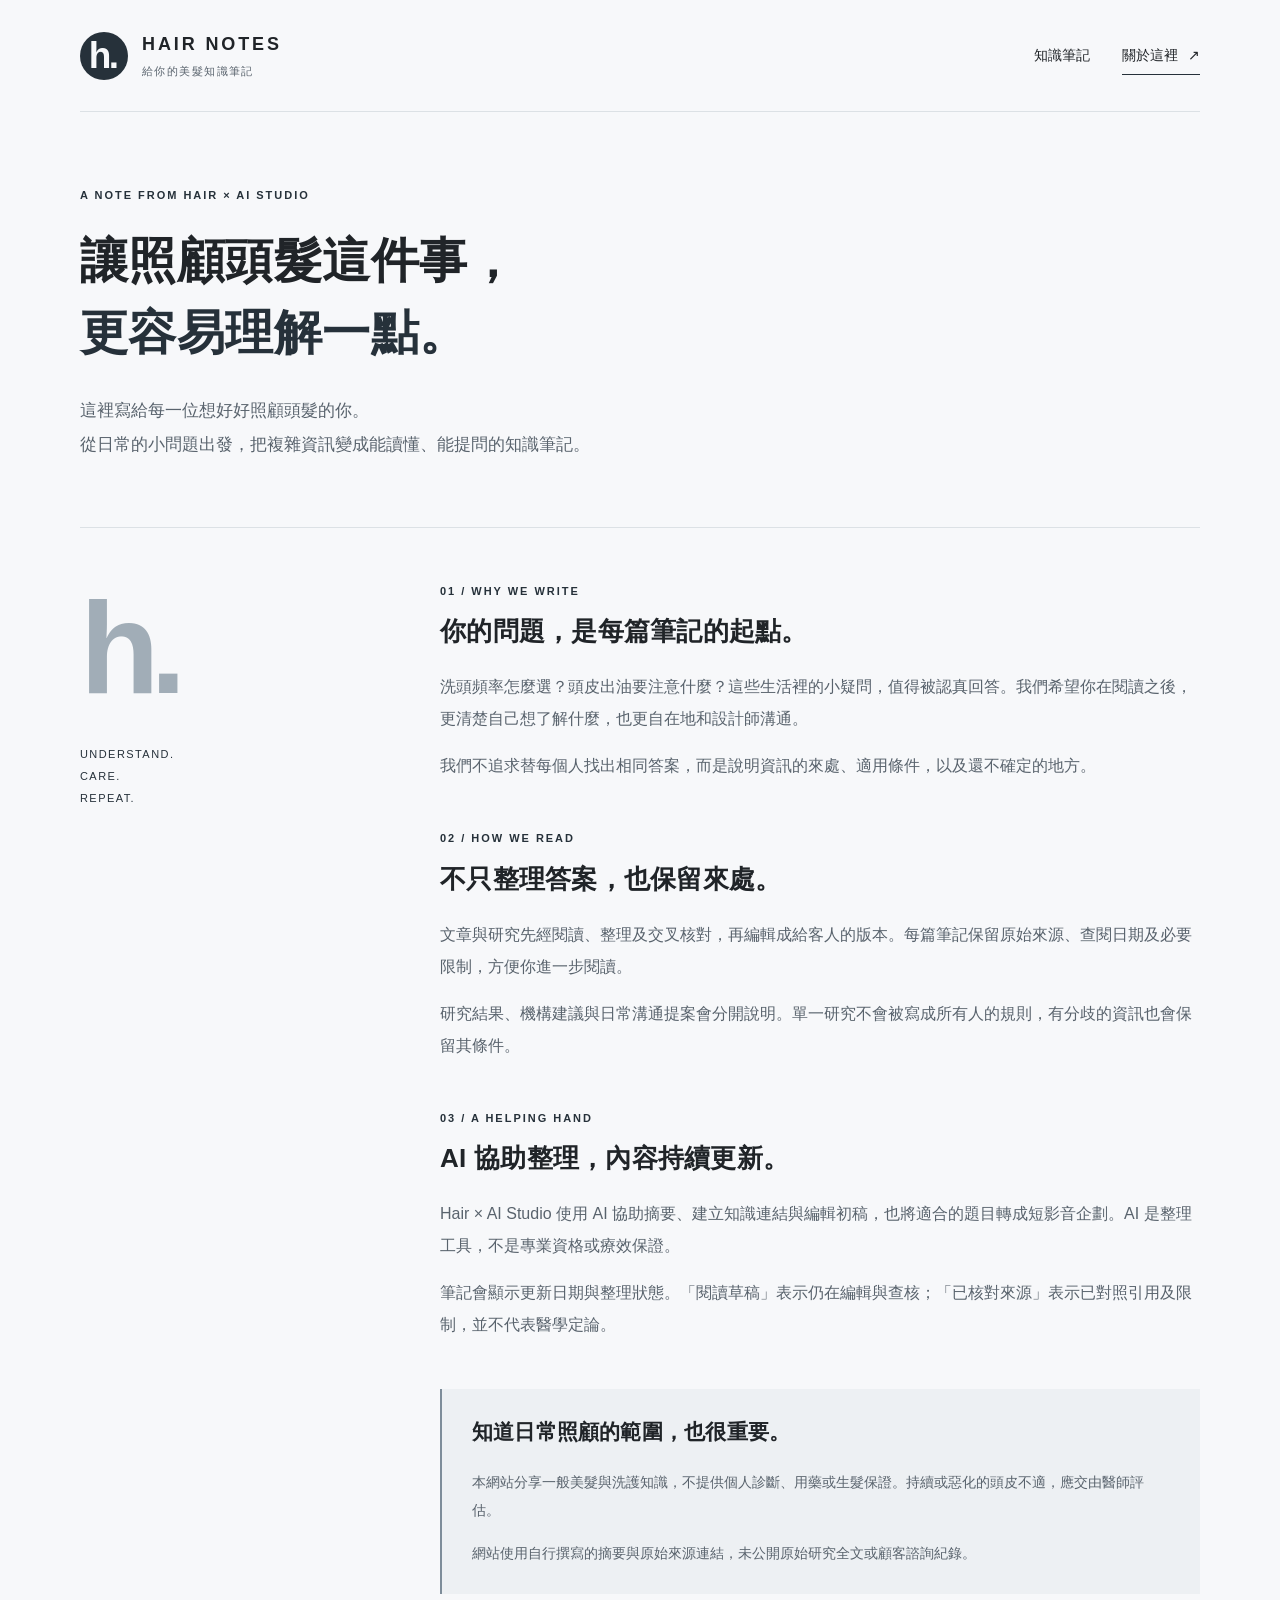
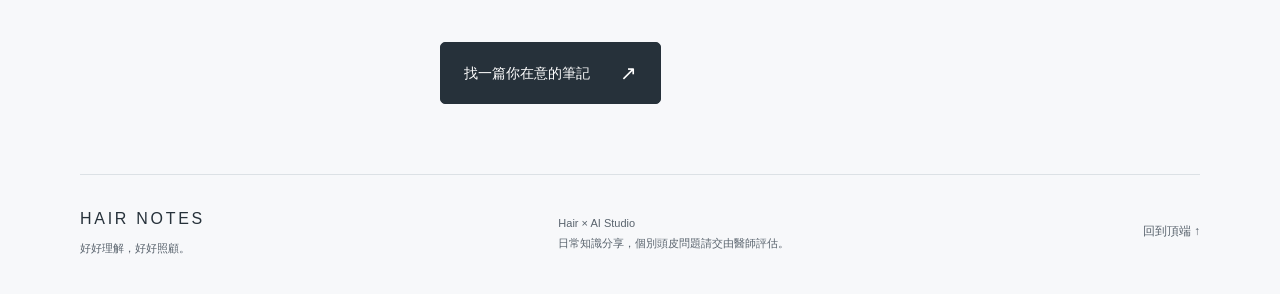
<file: docs/about.html>
<!doctype html>
<html lang="zh-Hant">
<head>
  <meta charset="utf-8"><meta name="viewport" content="width=device-width, initial-scale=1">
  <meta name="description" content="關於 Hair Notes：以客人的問題為起點，把有來源的美髮知識整理成親切、易讀的日常筆記。">
  <meta name="theme-color" content="#26313A"><title>關於這裡｜Hair Notes</title>
  <link rel="icon" href="assets/images/mark.svg" type="image/svg+xml"><link rel="stylesheet" href="assets/css/styles.css">
</head>
<body data-page="about">
  <a class="skip-link" href="#main">跳到主要內容</a>
  <header class="site-header container"><a class="brand" href="index.html" aria-label="Hair Notes 首頁"><span class="brand-mark" aria-hidden="true">h.</span><span>HAIR NOTES<small>給你的美髮知識筆記</small></span></a><nav aria-label="主要導覽"><a href="index.html">知識筆記</a><a href="about.html" aria-current="page">關於這裡 <span aria-hidden="true">↗</span></a></nav></header>
  <main id="main" class="container about-main">
    <section class="about-hero"><p class="eyebrow">A NOTE FROM HAIR × AI STUDIO</p><h1>讓照顧頭髮這件事，<br><em>更容易理解一點。</em></h1><p class="article-deck">這裡寫給每一位想好好照顧頭髮的你。<br>從日常的小問題出發，把複雜資訊變成能讀懂、能提問的知識筆記。</p></section>
    <div class="about-grid"><div class="about-margin"><span aria-hidden="true">h.</span><p>UNDERSTAND.<br>CARE.<br>REPEAT.</p></div><div class="about-body">
      <section><p class="eyebrow">01 / WHY WE WRITE</p><h2>你的問題，是每篇筆記的起點。</h2><p>洗頭頻率怎麼選？頭皮出油要注意什麼？這些生活裡的小疑問，值得被認真回答。我們希望你在閱讀之後，更清楚自己想了解什麼，也更自在地和設計師溝通。</p><p>我們不追求替每個人找出相同答案，而是說明資訊的來處、適用條件，以及還不確定的地方。</p></section>
      <section><p class="eyebrow">02 / HOW WE READ</p><h2>不只整理答案，也保留來處。</h2><p>文章與研究先經閱讀、整理及交叉核對，再編輯成給客人的版本。每篇筆記保留原始來源、查閱日期及必要限制，方便你進一步閱讀。</p><p>研究結果、機構建議與日常溝通提案會分開說明。單一研究不會被寫成所有人的規則，有分歧的資訊也會保留其條件。</p></section>
      <section><p class="eyebrow">03 / A HELPING HAND</p><h2>AI 協助整理，內容持續更新。</h2><p>Hair × AI Studio 使用 AI 協助摘要、建立知識連結與編輯初稿，也將適合的題目轉成短影音企劃。AI 是整理工具，不是專業資格或療效保證。</p><p>筆記會顯示更新日期與整理狀態。「閱讀草稿」表示仍在編輯與查核；「已核對來源」表示已對照引用及限制，並不代表醫學定論。</p></section>
      <section class="limitations"><h2>知道日常照顧的範圍，也很重要。</h2><p>本網站分享一般美髮與洗護知識，不提供個人診斷、用藥或生髮保證。持續或惡化的頭皮不適，應交由醫師評估。</p><p>網站使用自行撰寫的摘要與原始來源連結，未公開原始研究全文或顧客諮詢紀錄。</p></section>
      <a class="button button-primary" href="index.html#notes">找一篇你在意的筆記 <span aria-hidden="true">↗</span></a>
    </div></div>
  </main>
  <footer class="site-footer container"><div><a class="footer-brand" href="index.html">HAIR NOTES</a><p>好好理解，好好照顧。</p></div><p>Hair × AI Studio<br>日常知識分享，個別頭皮問題請交由醫師評估。</p><a href="#main">回到頂端 ↑</a></footer>
</body>
</html>
</file>
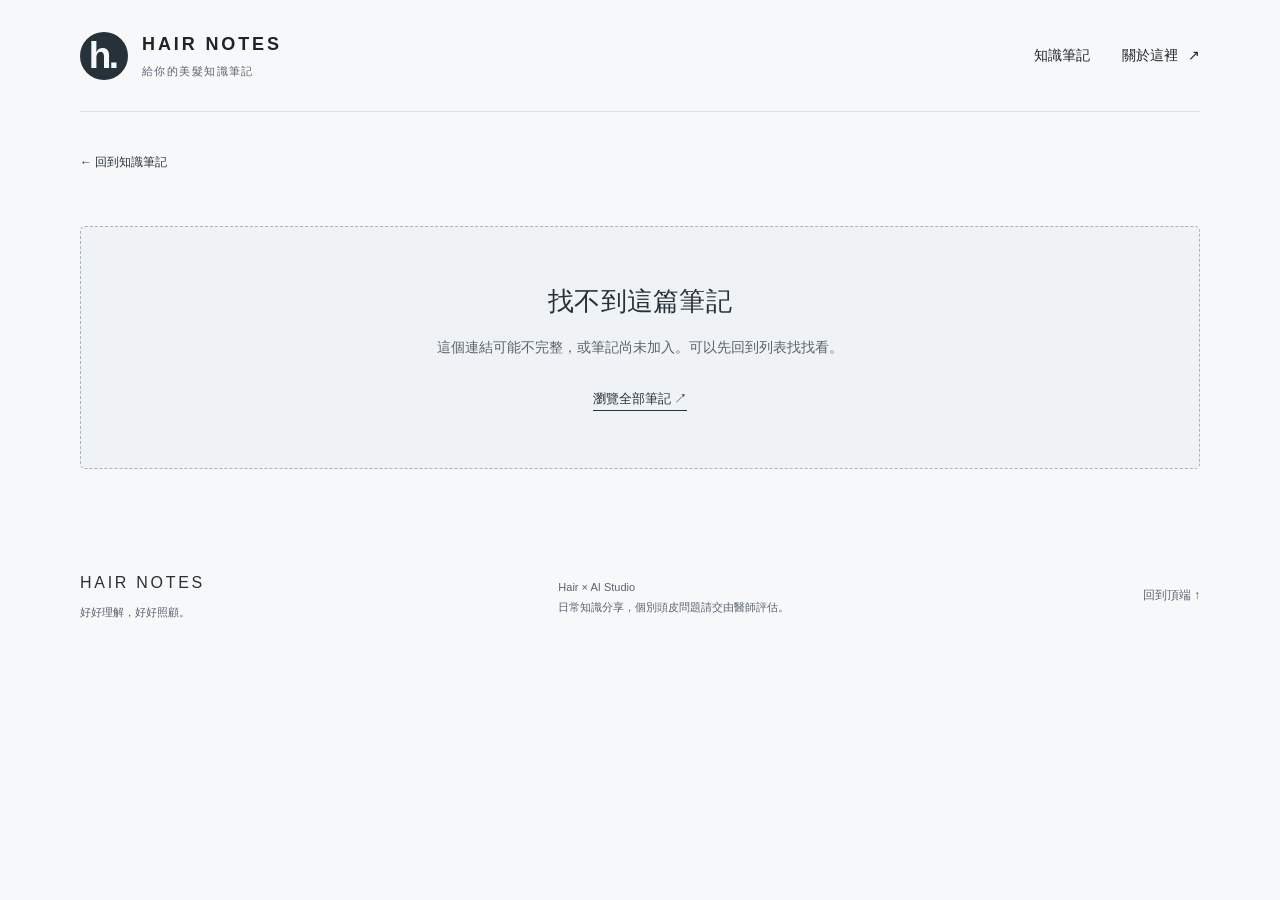
<file: docs/article.html>
<!doctype html>
<html lang="zh-Hant">
<head>
  <meta charset="utf-8">
  <meta name="viewport" content="width=device-width, initial-scale=1">
  <meta name="description" content="閱讀有來源的美髮與頭皮日常知識，了解適用條件與個人差異。">
  <meta name="theme-color" content="#26313A">
  <title>閱讀筆記｜Hair Notes</title>
  <link rel="icon" href="assets/images/mark.svg" type="image/svg+xml">
  <link rel="stylesheet" href="assets/css/styles.css">
  <script src="assets/js/app.js" defer></script>
</head>
<body data-page="article">
  <a class="skip-link" href="#main">跳到主要內容</a>
  <header class="site-header container"><a class="brand" href="index.html" aria-label="Hair Notes 首頁"><span class="brand-mark" aria-hidden="true">h.</span><span>HAIR NOTES<small>給你的美髮知識筆記</small></span></a><nav aria-label="主要導覽"><a href="index.html">知識筆記</a><a href="about.html">關於這裡 <span aria-hidden="true">↗</span></a></nav></header>
  <main id="main" class="container reading-main">
    <a href="index.html#notes" class="back-link">← 回到知識筆記</a>
    <div id="article-state" class="empty-state" role="status"><h1 id="article-state-title">正在打開這篇筆記…</h1><p id="article-state-message">請稍候，內容即將載入。</p><button type="button" id="article-retry" class="button button-secondary" hidden>重新載入</button><a href="index.html#notes" class="text-link">瀏覽全部筆記 ↗</a></div>
    <article id="article-content" hidden>
      <header class="article-header"><p class="eyebrow" id="article-category"></p><h1 id="article-title"></h1><div class="article-meta" id="article-meta"></div><p class="article-deck" id="article-summary"></p><div class="tags" id="article-tags"></div></header>
      <div class="reading-layout"><aside class="toc" aria-labelledby="toc-title"><p class="eyebrow" id="toc-title">這篇筆記裡</p><nav id="toc-links" aria-label="文章目錄"></nav></aside><div class="reading-body"><div id="article-sections"></div><section id="sources" class="sources-section" aria-labelledby="sources-title"><p class="eyebrow">READ THE SOURCES</p><h2 id="sources-title">讓知識有跡可循</h2><ol id="article-sources"></ol></section><section class="limitations" id="limitations" aria-labelledby="limitations-title"><h2 id="limitations-title">這篇筆記的適用範圍</h2><ul id="article-limitations"></ul></section><p class="reading-end">每個人的髮況都有不同。理解資訊之後，也記得留意自己的感受。</p></div></div>
      <section class="related-section" aria-labelledby="related-title"><div class="section-heading"><div><p class="eyebrow">KEEP READING</p><h2 id="related-title">也許你也想知道</h2></div><a href="index.html#notes" class="text-link">全部筆記 ↗</a></div><div id="related-articles" class="article-grid"></div></section>
    </article>
    <noscript><p class="notice">請開啟 JavaScript 以讀取文章內容，或閱讀<a href="about.html">關於這裡</a>。</p></noscript>
  </main>
  <footer class="site-footer container"><div><a class="footer-brand" href="index.html">HAIR NOTES</a><p>好好理解，好好照顧。</p></div><p>Hair × AI Studio<br>日常知識分享，個別頭皮問題請交由醫師評估。</p><a href="#main">回到頂端 ↑</a></footer>
</body>
</html>
</file>
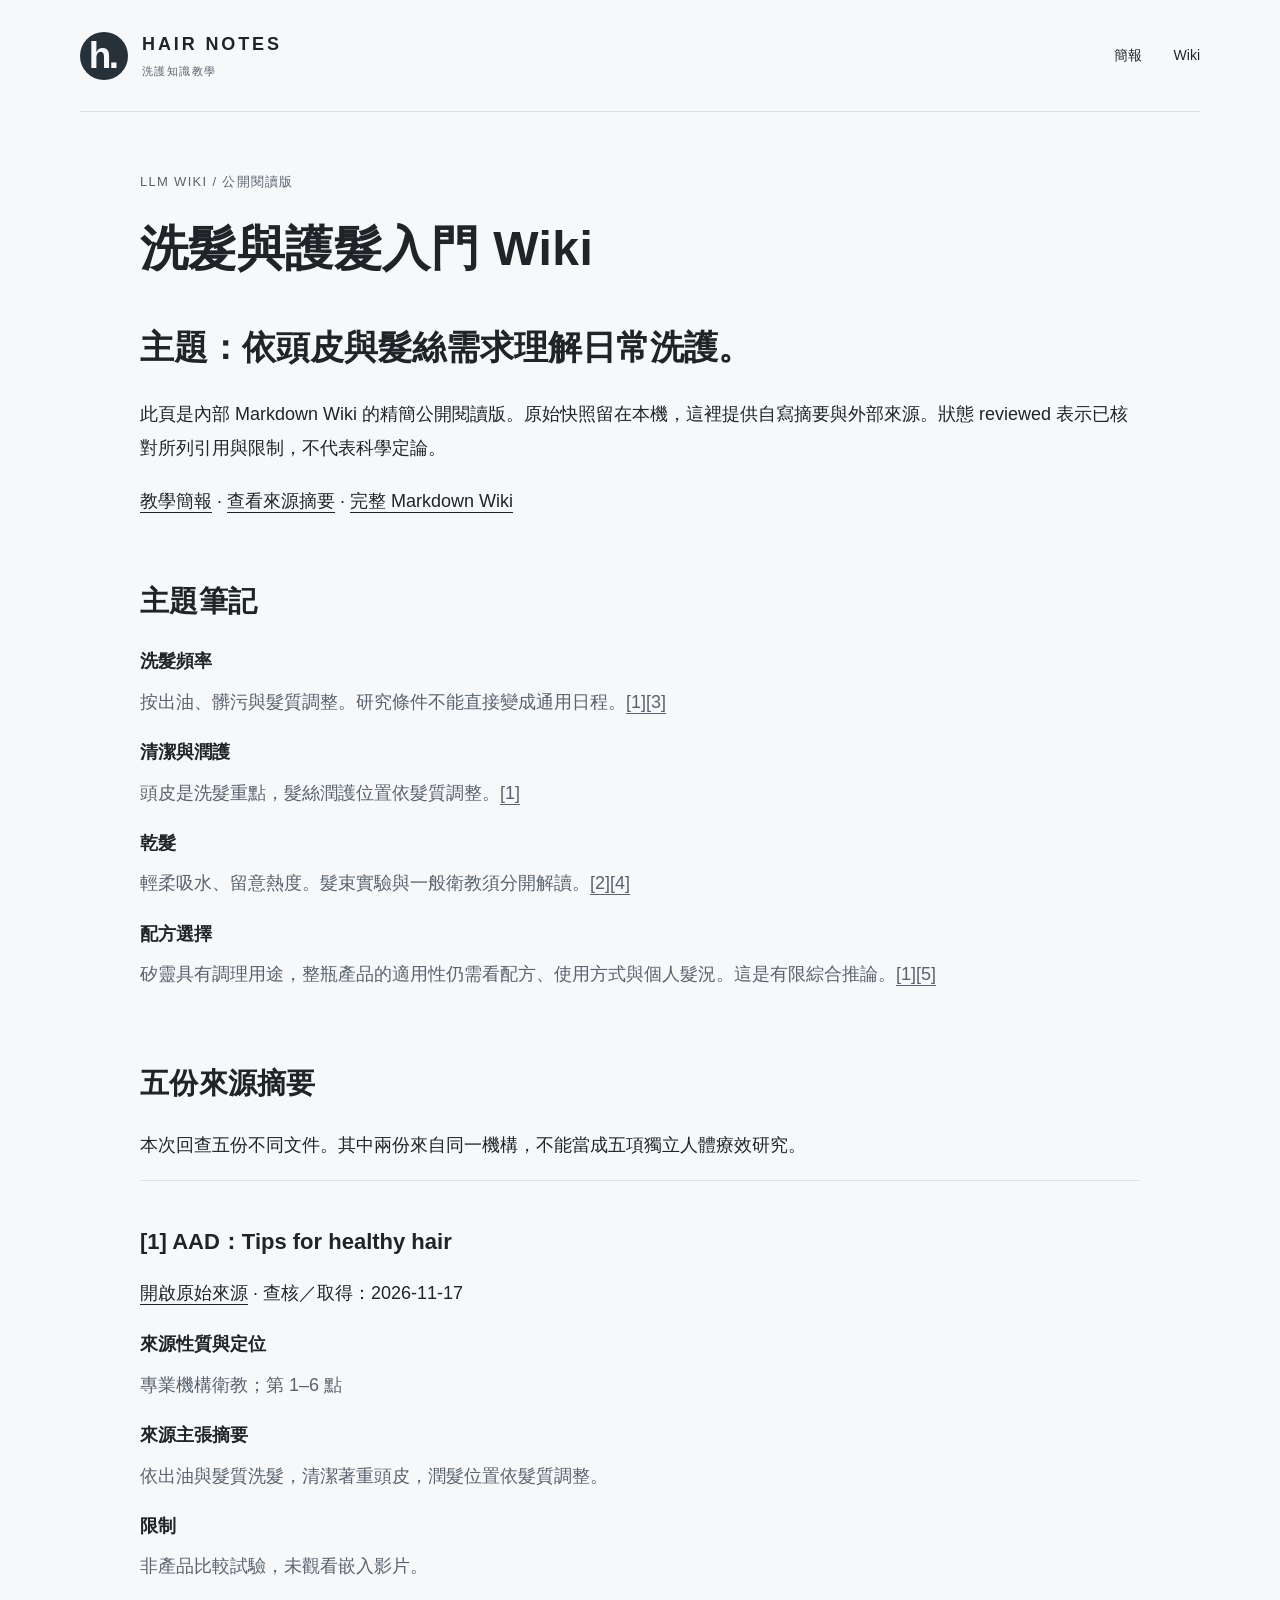
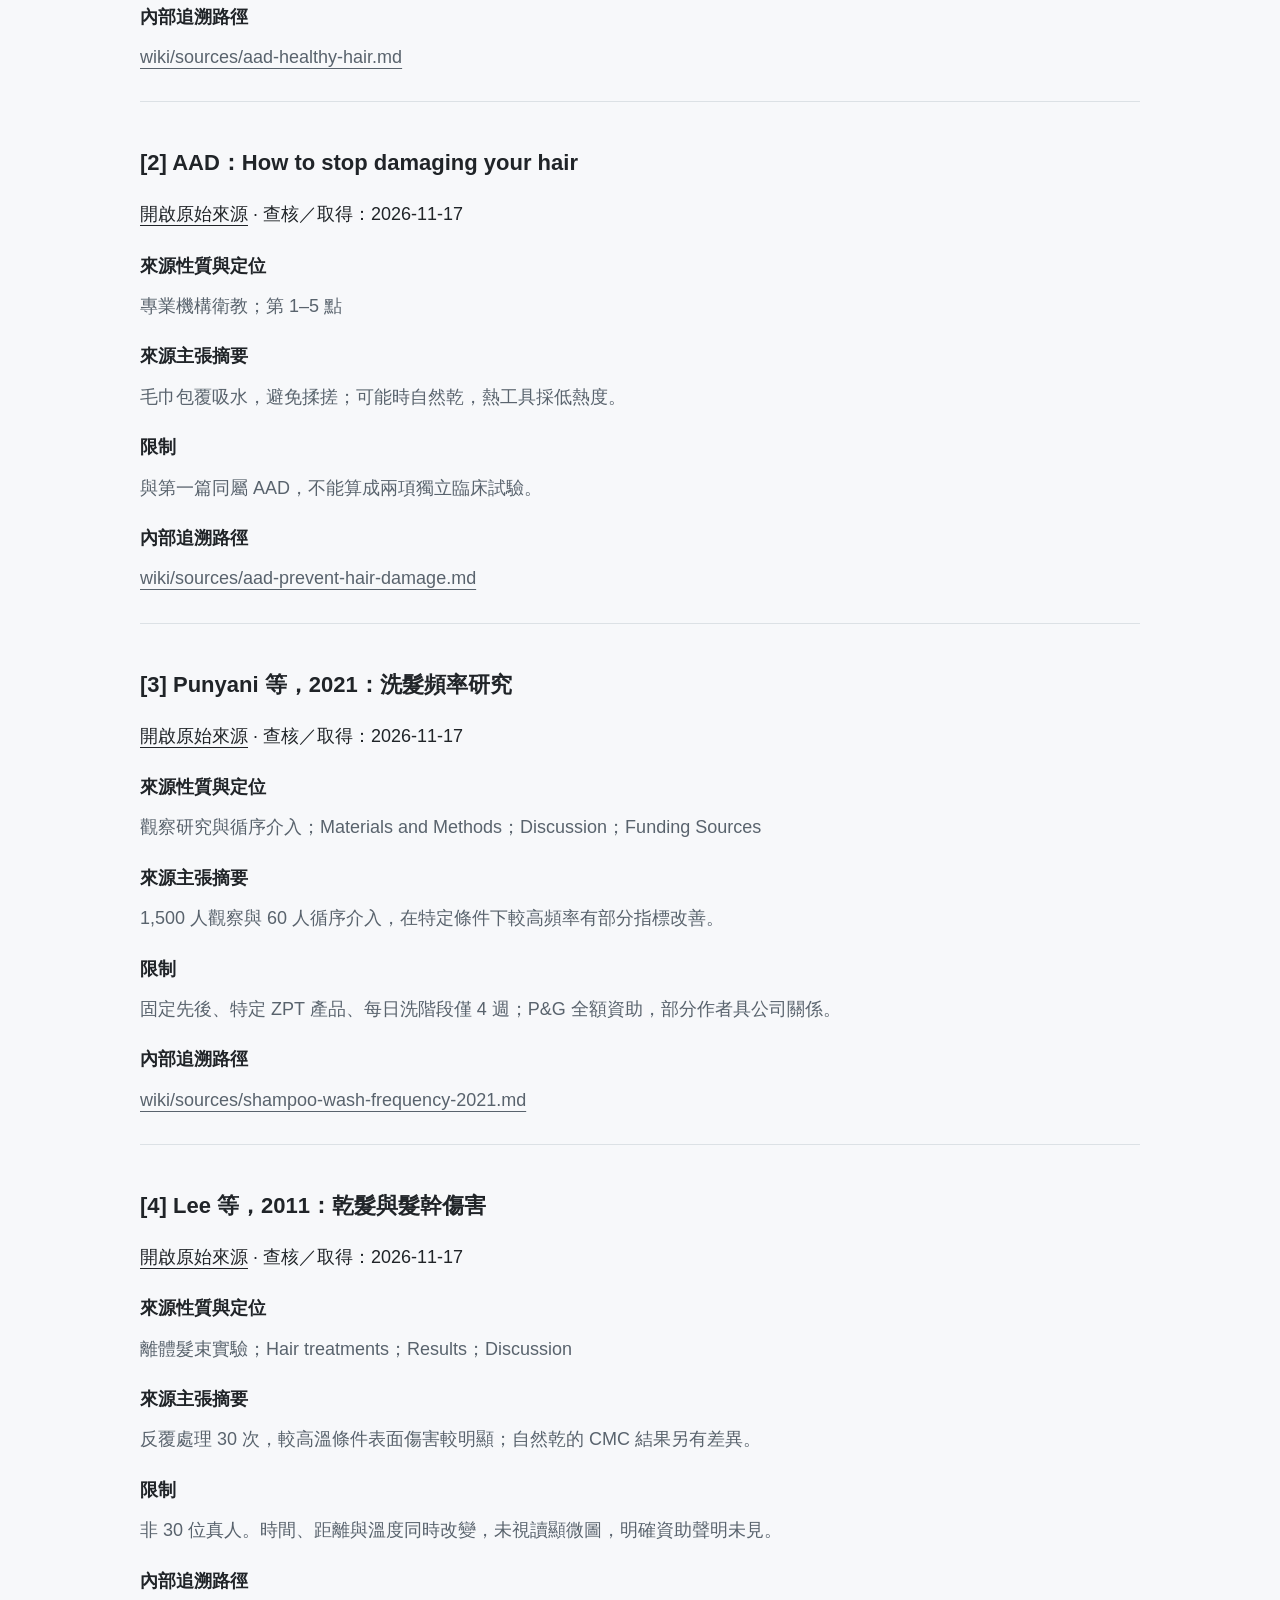
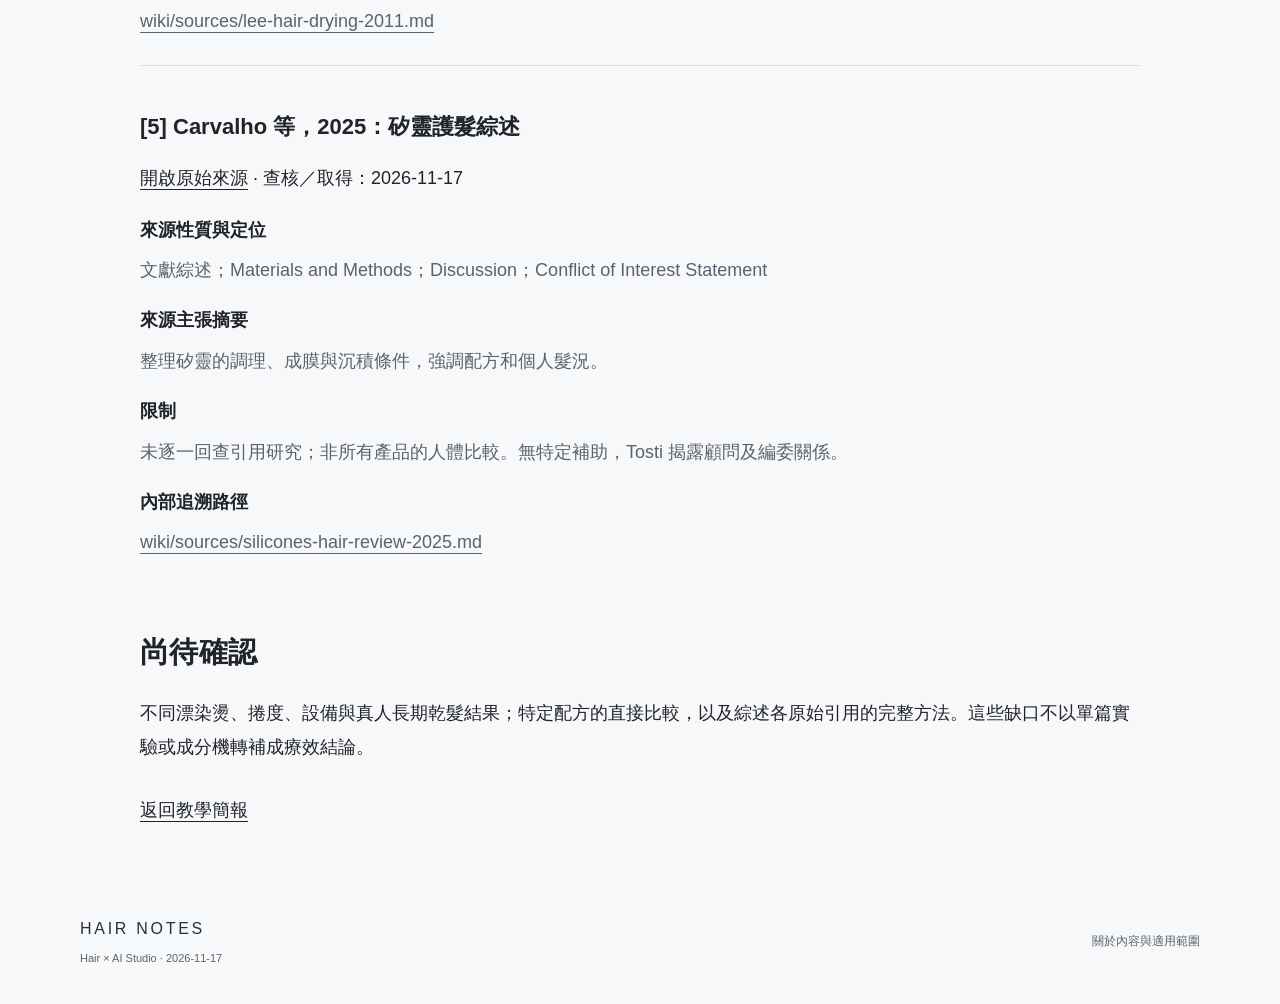
<file: docs/lessons/hair-care/wiki.html>
<!doctype html>
<html lang="zh-Hant"><head><meta charset="utf-8"><meta name="viewport" content="width=device-width, initial-scale=1">
<meta name="theme-color" content="#26313A"><title>洗護 Wiki｜Hair Notes</title>
<link rel="icon" href="../../assets/images/mark.svg" type="image/svg+xml"><link rel="stylesheet" href="../../assets/css/styles.css"><link rel="stylesheet" href="lesson.css"></head><body class="lesson-page">
<a class="skip-link" href="#main">跳到主要內容</a><header class="site-header container"><a class="brand" href="../../index.html"><span class="brand-mark" aria-hidden="true">h.</span><span>HAIR NOTES<small>洗護知識教學</small></span></a><nav aria-label="主要導覽"><a href="index.html">簡報</a><a href="wiki.html">Wiki</a></nav></header>
<main id="main" class="container lesson-document"><p class="lesson-kicker">LLM WIKI / 公開閱讀版</p><h1>洗髮與護髮入門 Wiki</h1><p class="lesson-lead">主題：依頭皮與髮絲需求理解日常洗護。</p><p>此頁是內部 Markdown Wiki 的精簡公開閱讀版。原始快照留在本機，這裡提供自寫摘要與外部來源。狀態 reviewed 表示已核對所列引用與限制，不代表科學定論。</p><p><a href="index.html">教學簡報</a> · <a href="#source-1">查看來源摘要</a> · <a href="https://github.com/suo030250/hair-notes/blob/main/wiki/index.md">完整 Markdown Wiki</a></p><section><h2>主題筆記</h2><dl><dt>洗髮頻率</dt><dd>按出油、髒污與髮質調整。研究條件不能直接變成通用日程。<a href="#source-1">[1]</a><a href="#source-3">[3]</a></dd><dt>清潔與潤護</dt><dd>頭皮是洗髮重點，髮絲潤護位置依髮質調整。<a href="#source-1">[1]</a></dd><dt>乾髮</dt><dd>輕柔吸水、留意熱度。髮束實驗與一般衛教須分開解讀。<a href="#source-2">[2]</a><a href="#source-4">[4]</a></dd><dt>配方選擇</dt><dd>矽靈具有調理用途，整瓶產品的適用性仍需看配方、使用方式與個人髮況。這是有限綜合推論。<a href="#source-1">[1]</a><a href="#source-5">[5]</a></dd></dl></section><section><h2>五份來源摘要</h2><p>本次回查五份不同文件。其中兩份來自同一機構，不能當成五項獨立人體療效研究。</p><section id="source-1" class="lesson-source"><h3>[1] AAD：Tips for healthy hair</h3><p><a href="https://www.aad.org/public/everyday-care/hair-scalp-care/hair/healthy-hair-tips">開啟原始來源</a> · 查核／取得：2026-11-17</p><dl><dt>來源性質與定位</dt><dd>專業機構衛教；第 1–6 點</dd><dt>來源主張摘要</dt><dd>依出油與髮質洗髮，清潔著重頭皮，潤髮位置依髮質調整。</dd><dt>限制</dt><dd>非產品比較試驗，未觀看嵌入影片。</dd><dt>內部追溯路徑</dt><dd><a href="https://github.com/suo030250/hair-notes/blob/main/wiki/sources/aad-healthy-hair.md">wiki/sources/aad-healthy-hair.md</a></dd></dl></section><section id="source-2" class="lesson-source"><h3>[2] AAD：How to stop damaging your hair</h3><p><a href="https://www.aad.org/public/diseases/hair-loss/insider/stop-damage">開啟原始來源</a> · 查核／取得：2026-11-17</p><dl><dt>來源性質與定位</dt><dd>專業機構衛教；第 1–5 點</dd><dt>來源主張摘要</dt><dd>毛巾包覆吸水，避免揉搓；可能時自然乾，熱工具採低熱度。</dd><dt>限制</dt><dd>與第一篇同屬 AAD，不能算成兩項獨立臨床試驗。</dd><dt>內部追溯路徑</dt><dd><a href="https://github.com/suo030250/hair-notes/blob/main/wiki/sources/aad-prevent-hair-damage.md">wiki/sources/aad-prevent-hair-damage.md</a></dd></dl></section><section id="source-3" class="lesson-source"><h3>[3] Punyani 等，2021：洗髮頻率研究</h3><p><a href="https://pmc.ncbi.nlm.nih.gov/articles/PMC8138261/">開啟原始來源</a> · 查核／取得：2026-11-17</p><dl><dt>來源性質與定位</dt><dd>觀察研究與循序介入；Materials and Methods；Discussion；Funding Sources</dd><dt>來源主張摘要</dt><dd>1,500 人觀察與 60 人循序介入，在特定條件下較高頻率有部分指標改善。</dd><dt>限制</dt><dd>固定先後、特定 ZPT 產品、每日洗階段僅 4 週；P&amp;G 全額資助，部分作者具公司關係。</dd><dt>內部追溯路徑</dt><dd><a href="https://github.com/suo030250/hair-notes/blob/main/wiki/sources/shampoo-wash-frequency-2021.md">wiki/sources/shampoo-wash-frequency-2021.md</a></dd></dl></section><section id="source-4" class="lesson-source"><h3>[4] Lee 等，2011：乾髮與髮幹傷害</h3><p><a href="https://pmc.ncbi.nlm.nih.gov/articles/PMC3229938/">開啟原始來源</a> · 查核／取得：2026-11-17</p><dl><dt>來源性質與定位</dt><dd>離體髮束實驗；Hair treatments；Results；Discussion</dd><dt>來源主張摘要</dt><dd>反覆處理 30 次，較高溫條件表面傷害較明顯；自然乾的 CMC 結果另有差異。</dd><dt>限制</dt><dd>非 30 位真人。時間、距離與溫度同時改變，未視讀顯微圖，明確資助聲明未見。</dd><dt>內部追溯路徑</dt><dd><a href="https://github.com/suo030250/hair-notes/blob/main/wiki/sources/lee-hair-drying-2011.md">wiki/sources/lee-hair-drying-2011.md</a></dd></dl></section><section id="source-5" class="lesson-source"><h3>[5] Carvalho 等，2025：矽靈護髮綜述</h3><p><a href="https://pmc.ncbi.nlm.nih.gov/articles/PMC12240587/">開啟原始來源</a> · 查核／取得：2026-11-17</p><dl><dt>來源性質與定位</dt><dd>文獻綜述；Materials and Methods；Discussion；Conflict of Interest Statement</dd><dt>來源主張摘要</dt><dd>整理矽靈的調理、成膜與沉積條件，強調配方和個人髮況。</dd><dt>限制</dt><dd>未逐一回查引用研究；非所有產品的人體比較。無特定補助，Tosti 揭露顧問及編委關係。</dd><dt>內部追溯路徑</dt><dd><a href="https://github.com/suo030250/hair-notes/blob/main/wiki/sources/silicones-hair-review-2025.md">wiki/sources/silicones-hair-review-2025.md</a></dd></dl></section></section><section><h2>尚待確認</h2><p>不同漂染燙、捲度、設備與真人長期乾髮結果；特定配方的直接比較，以及綜述各原始引用的完整方法。這些缺口不以單篇實驗或成分機轉補成療效結論。</p></section><p><a href="index.html">返回教學簡報</a></p></main><footer class="site-footer container"><div><a class="footer-brand" href="../../index.html">HAIR NOTES</a><p>Hair × AI Studio · 2026-11-17</p></div><a href="../../about.html">關於內容與適用範圍</a></footer></body></html>
</file>
<file: docs/assets/css/styles.css>
@charset "UTF-8";
:root{--bg:#F7F8FA;--ink:#202428;--accent:#26313A;--card:#FFFFFF;--line:#DCE1E5;--muted:#59636D;--surface-soft:#EDF0F3;--sans:-apple-system,BlinkMacSystemFont,"Segoe UI","PingFang TC","Microsoft JhengHei","Noto Sans TC",sans-serif;--radius:5px}
*{box-sizing:border-box}html{scroll-behavior:smooth;scroll-padding-top:24px}body{margin:0;background:var(--bg);color:var(--ink);font:16px/1.8 var(--sans);-webkit-font-smoothing:antialiased}a{color:inherit;text-underline-offset:5px}button,input{font:inherit}button,a,input{-webkit-tap-highlight-color:transparent}button{cursor:pointer}button:disabled{cursor:wait}a:focus-visible,button:focus-visible,input:focus-visible{outline:3px solid #315F91;outline-offset:5px}button,input{color:inherit}button{border-radius:0}img{max-width:100%;display:block}h1,h2,h3,p{margin:0}h1,h2,h3{line-height:1.5}h1,h2{font-family:var(--sans);font-weight:700}em{color:var(--accent);font-style:normal}h1{letter-spacing:.01em}h2{letter-spacing:.01em;font-size:30px}h3{font-size:23px}.container{width:min(1120px,calc(100% - 80px));margin-inline:auto}.skip-link{position:fixed;top:-100px;left:20px;z-index:30;background:var(--accent);color:#fff;padding:12px 20px}.skip-link:focus{top:10px}[hidden]{display:none!important}.site-header{min-height:112px;border-bottom:1px solid var(--line);display:flex;align-items:center;justify-content:space-between;gap:24px}.brand{display:flex;align-items:center;gap:14px;text-decoration:none;font-size:18px;letter-spacing:.16em;line-height:1.3;font-weight:600}.brand small{display:block;font-size:11px;letter-spacing:.13em;font-weight:400;margin-top:7px;color:var(--muted)}.brand-mark{width:48px;height:48px;background:var(--accent);color:var(--bg);display:grid;place-items:center;font:700 37px/1 var(--sans);letter-spacing:-.07em;padding-right:3px;border-radius:50%}.site-header nav{display:flex;gap:32px;font-size:14px}.site-header nav a{text-decoration:none;padding-block:8px;position:relative}.site-header nav a[aria-current="page"]::after{content:"";position:absolute;bottom:1px;left:0;right:0;height:1px;background:var(--accent)}.site-header nav a:hover{color:var(--accent)}.site-header nav span{margin-left:6px}.hero{display:grid;grid-template-columns:1.2fr 1fr;gap:60px;align-items:center;padding-block:70px 78px}.eyebrow{font:11px/1.6 var(--sans);letter-spacing:.18em;font-weight:600;color:var(--accent);text-transform:uppercase}.tiny-line{display:inline-block;background:var(--accent);width:26px;height:1px;vertical-align:middle;margin-right:10px}.hero h1{font-size:clamp(38px,4.1vw,55px);line-height:1.4;margin:25px 0 23px;letter-spacing:.01em}.hero-description{font-size:15px;line-height:2;color:var(--muted)}.button{display:inline-flex;align-items:center;justify-content:center;gap:30px;padding:14px 23px;text-decoration:none;font-size:14px;line-height:1.6;border:1px solid var(--accent);border-radius:var(--radius);transition:background .15s,color .15s}.button-primary{background:var(--accent);color:#fff}.button-primary:hover{background:#121A21}.button-secondary{color:var(--accent);background:transparent}.button-secondary:hover{background:var(--surface-soft)}.hero .button{margin-top:30px}.button span{font-size:20px}.hero-footnote{font-size:11px;color:var(--muted);margin-top:18px}.hero-art{padding:0 10px;position:relative}.art-topline,.art-bottomline{font-size:9px;line-height:1.5;letter-spacing:.14em;display:flex;justify-content:space-between;color:var(--accent)}.art-topline{margin-bottom:16px}.art-bottomline{margin-top:18px}.arch{position:relative;max-width:385px;margin:auto;border-radius:220px 220px 4px 4px;overflow:hidden;isolation:isolate}.arch img{width:100%;height:450px;object-fit:cover}.art-caption{position:absolute;bottom:30px;left:30px;font:600 22px/1.35 var(--sans);letter-spacing:-.02em;color:var(--accent);padding:10px 15px;background:rgb(255 255 255 / .9)}.art-note{position:absolute;right:-10px;top:53%;display:flex;align-items:center;gap:13px;background:#E5E9ED;color:var(--accent);padding:20px 22px;box-shadow:0 8px 25px #17212B12;transform:rotate(3deg);font-size:13px;line-height:1.8}.note-spark{font-size:34px;line-height:1}.principle-band{background:var(--accent);border-top:1px solid var(--line);border-bottom:1px solid var(--line)}.principle-inner{display:flex;align-items:center;justify-content:space-between;gap:22px;padding-block:19px;font-size:12px;color:#F5F7F9;letter-spacing:.08em}.principle-inner>span:first-child{font-family:var(--sans);font-size:16px}.principle-inner i{font-style:normal;font-size:15px;margin-right:8px}.notes-section{padding-block:72px 80px;scroll-margin-top:24px}.section-heading{display:flex;align-items:end;justify-content:space-between;gap:24px;margin-bottom:32px}.section-heading h2{margin-top:10px}.section-heading>p{font-size:13px;color:var(--muted);padding-bottom:6px}.search-form{margin-bottom:22px}.search-form label{display:block;font-size:12px;color:var(--muted);margin-bottom:9px}.search-field{display:flex;align-items:center;background:var(--card);border:1px solid var(--line);border-radius:var(--radius);padding:7px 10px 7px 20px;gap:12px}.search-field>span{font-size:28px;color:var(--accent);line-height:1}.search-field input{flex:1;width:0;min-width:0;border:0;background:transparent;padding:10px 0;font-size:14px}.search-field input::placeholder{color:#66717B}.search-submit{background:var(--accent);border:1px solid var(--accent);border-radius:3px;color:#fff;padding:9px 20px;font-size:13px;white-space:nowrap}.search-submit span{padding-left:16px}.search-submit:hover{background:#121A21}.filter-row{display:flex;justify-content:space-between;align-items:center;gap:15px;padding-bottom:24px;margin-bottom:30px;border-bottom:1px solid var(--line)}.filters{display:flex;flex-wrap:wrap;gap:8px}.filters button{border:1px solid transparent;background:transparent;padding:7px 14px;font-size:12px;border-radius:30px;color:var(--muted);white-space:nowrap}.filters button[aria-pressed="true"]{background:var(--accent);color:white}.filters button:hover{border-color:var(--accent)}#result-count{white-space:nowrap;font-size:12px;color:var(--muted)}.article-grid{display:grid;grid-template-columns:repeat(2,minmax(0,1fr));gap:26px}.article-card{display:flex;flex-direction:column;min-width:0;text-decoration:none;border:1px solid var(--line);background:var(--card);border-radius:var(--radius);overflow:hidden;transition:transform .2s,box-shadow .2s}.article-card:hover{transform:translateY(-4px);box-shadow:0 10px 22px #17212B12}.card-art{height:165px;background:#E4E9ED;position:relative;overflow:hidden;display:flex;justify-content:space-between;align-items:start;padding:23px 26px;color:var(--accent)}.card-art::before{content:"";position:absolute;width:260px;height:310px;right:10%;top:35px;border:1px solid #9DA9B3;border-radius:50%;box-shadow:12px -3px 0 -1px #E4E9ED,13px -3px 0 0 #9DA9B3,25px -6px 0 -1px #E4E9ED,26px -6px 0 0 #9DA9B3,38px -9px 0 -1px #E4E9ED,39px -9px 0 0 #9DA9B3;transform:rotate(-35deg)}.card-art.alt{background:#303A43;color:#F5F7F9}.card-art.alt::before{border-radius:48% 48% 10% 10%;transform:rotate(25deg);border-color:#7D8B97;box-shadow:12px -3px 0 -1px #303A43,13px -3px 0 0 #7D8B97,25px -6px 0 -1px #303A43,26px -6px 0 0 #7D8B97,38px -9px 0 -1px #303A43,39px -9px 0 0 #7D8B97}.card-kicker{z-index:1;font-size:10px;letter-spacing:.15em}.card-number{position:absolute;right:25px;bottom:6px;font:300 72px/1.2 var(--sans);letter-spacing:-.05em;opacity:.45}.card-body{padding:27px 28px 21px;display:flex;flex-direction:column;flex:1}.card-label{font-size:11px;color:var(--accent);letter-spacing:.06em;margin-bottom:10px}.card-body h3{font-family:var(--sans);font-weight:600;margin-bottom:13px;font-size:24px;line-height:1.6}.card-summary{font-size:14px;line-height:1.9;color:var(--muted);margin-bottom:24px}.card-bottom{display:flex;justify-content:space-between;align-items:center;gap:10px;border-top:1px solid var(--line);padding-top:17px;margin-top:auto;font-size:11px;color:var(--muted)}.card-bottom strong{font-size:12px;font-weight:500;color:var(--accent);white-space:nowrap}.card-bottom strong span{margin-left:12px}.conversation{border-top:1px solid var(--line);border-bottom:1px solid var(--line);padding-block:48px;display:flex;align-items:center;gap:30px;margin-bottom:65px}.conversation-number{font-size:72px;line-height:1;color:#9CA7B1}.conversation h2{font-size:26px;margin-block:9px 12px}.conversation p:not(.eyebrow){font-size:13px;color:var(--muted);line-height:1.9}.conversation .text-link{margin-left:auto;white-space:nowrap}.text-link{color:var(--accent);font-size:13px;text-decoration:none;border-bottom:1px solid var(--accent);padding-bottom:4px}.site-footer{display:flex;justify-content:space-between;align-items:center;gap:30px;padding-block:0 36px;font-size:11px;color:var(--muted)}.footer-brand{text-decoration:none;letter-spacing:.17em;color:var(--accent);font-size:16px}.site-footer p{margin-top:5px}.site-footer>a{font-size:12px;text-decoration:none}.empty-state{text-align:center;border:1px dashed #A9B3BC;padding:55px 25px;background:#F0F3F6;border-radius:var(--radius)}.empty-state h1,.empty-state h3{font-family:var(--sans);font-size:26px;font-weight:500;color:var(--accent)}.empty-state p{margin:14px auto 24px;font-size:14px;max-width:520px;color:var(--muted)}.empty-state .button{margin:5px}.notice{padding:20px;border:1px solid var(--line);margin-top:25px}.reading-main{padding-top:35px}.back-link{font-size:12px;text-decoration:none;color:var(--accent)}.back-link:hover{text-decoration:underline}.reading-main>.empty-state{margin-block:50px 100px}.article-header{max-width:850px;margin:52px auto 50px}.article-header h1{font-size:clamp(30px,3.4vw,43px);line-height:1.45;margin-block:15px 20px}.article-meta{display:flex;gap:15px;flex-wrap:wrap;font-size:12px;color:var(--muted);align-items:center}.status-badge{padding:3px 10px;background:var(--surface-soft);border-radius:20px;color:var(--accent);font-size:11px}.article-deck{font-size:17px;line-height:2;color:var(--muted);margin-top:25px}.tags{display:flex;gap:15px;flex-wrap:wrap;margin-top:18px;font-size:11px;color:var(--muted)}.reading-layout{border-top:1px solid var(--line);padding-top:42px;display:grid;grid-template-columns:190px minmax(0,760px);justify-content:space-between;gap:45px}.toc{position:sticky;top:25px;align-self:start}.toc nav{display:grid;gap:12px;margin-top:18px}.toc a{font-size:12px;text-decoration:none;color:var(--muted);padding-left:13px;border-left:1px solid var(--line);line-height:1.8}.toc a:hover{color:var(--accent);border-color:var(--accent)}.reading-body{min-width:0}.reading-body section{margin-bottom:38px;scroll-margin-top:25px}.reading-body h2{font-size:26px;margin-bottom:18px}.reading-body p{line-height:2.05;margin-top:17px;overflow-wrap:anywhere}.citation{font-size:11px;vertical-align:super;color:var(--accent);padding:2px 3px;text-decoration:none;white-space:nowrap}.citation:hover{text-decoration:underline}.sources-section{border-top:1px solid var(--line);padding-top:35px}.sources-section .eyebrow{margin-bottom:12px}.sources-section ol{padding-left:22px;font-size:13px;color:var(--muted)}.sources-section li{padding-left:6px;margin-bottom:20px;scroll-margin-top:25px;overflow-wrap:anywhere}.sources-section li:target{background:var(--surface-soft);outline:8px solid var(--surface-soft)}.sources-section li a{color:var(--accent);display:block;line-height:1.8}.source-date{display:block;font-size:11px;margin-top:5px}.limitations{background:var(--surface-soft);border-left:2px solid #7E8D9A;padding:27px 30px}.limitations h2{font-size:21px}.limitations ul{padding-left:20px;font-size:14px;color:#465360}.limitations li{margin-top:10px}.reading-end{font:500 17px/1.9 var(--sans);color:var(--accent);padding-block:10px 25px}.related-section{border-top:1px solid var(--line);padding-top:40px;margin-top:50px;margin-bottom:80px}.related-section .article-grid{max-width:700px}.related-section .card-art{height:110px}.related-section .card-body h3{font-size:21px}.about-main{padding-bottom:70px}.about-hero{padding-block:75px 65px;border-bottom:1px solid var(--line)}.about-hero h1{font-size:clamp(32px,4vw,48px);line-height:1.5;margin-top:20px}.about-grid{display:grid;grid-template-columns:220px minmax(0,760px);gap:55px;justify-content:space-between;margin-top:55px}.about-margin>span{display:block;font:700 130px/1 var(--sans);letter-spacing:-.07em;color:#A1ADB7}.about-margin p{font-size:11px;letter-spacing:.13em;line-height:2;color:var(--accent);margin-top:30px}.about-body section{margin-bottom:48px}.about-body h2{font-size:26px;margin-block:12px 20px}.about-body p:not(.eyebrow){color:var(--muted);margin-top:15px;line-height:2}.about-body .limitations h2{font-size:21px;margin-top:0}.about-body .limitations p{font-size:14px}.about-main+.site-footer{border-top:1px solid var(--line);padding-top:30px}
@media(min-width:1450px){.hero{padding-block:85px 95px}.hero h1{font-size:57px}.arch img{height:470px}}
@media(max-width:950px){.container{width:calc(100% - 48px)}.hero{gap:30px}.hero h1{font-size:40px}.art-note{right:-5px;font-size:11px;padding:17px}.arch img{height:415px}.principle-inner{gap:12px;font-size:11px}.principle-inner>span:first-child{font-size:14px}.conversation{flex-wrap:wrap}.conversation .text-link{margin-left:102px}.reading-layout{grid-template-columns:150px minmax(0,1fr);gap:30px}.about-grid{grid-template-columns:130px minmax(0,1fr);gap:35px}}
@media(max-width:700px){.container{width:calc(100% - 40px)}.site-header{min-height:92px;gap:15px}.brand{font-size:14px;gap:10px;letter-spacing:.1em}.brand-mark{width:39px;height:39px;font-size:32px}.brand small{font-size:9px;letter-spacing:.02em}.site-header nav{gap:17px;font-size:12px}.site-header nav span{display:none}.hero{grid-template-columns:1fr;padding-block:42px;gap:40px}.hero h1{font-size:42px;margin-top:20px}.hero-description{font-size:14px}.hero-art{width:min(100%,400px);justify-self:center}.arch{max-width:300px}.arch img{height:355px}.art-note{right:0;top:52%;font-size:12px}.art-caption{font-size:21px;left:20px;bottom:25px}.hero-footnote{font-size:10px}.principle-inner{flex-wrap:wrap;justify-content:center;gap:10px 20px;padding-block:16px}.principle-inner>span:first-child{width:100%;text-align:center;margin-bottom:2px}.notes-section{padding-block:45px}.section-heading{display:block;margin-bottom:25px}.section-heading h2{font-size:27px}.section-heading>p{margin-top:12px}.search-field{gap:9px;padding-left:12px}.search-field input{font-size:13px}.search-submit{padding:9px 12px}.search-submit span{padding-left:4px}.filter-row{align-items:start;flex-direction:column;gap:12px;margin-bottom:24px}.filters{gap:4px}.filters button{padding:6px 10px;font-size:11px}.article-grid{grid-template-columns:1fr;gap:22px}.card-art{height:155px}.card-body{padding:24px}.card-body h3{font-size:24px}.conversation{padding-block:33px;gap:18px;margin-bottom:40px}.conversation-number{font-size:44px}.conversation>div{flex:1;min-width:0}.conversation h2{font-size:23px}.conversation .text-link{margin-left:62px}.desktop-break{display:none}.site-footer{flex-wrap:wrap;gap:22px;font-size:10px}.site-footer>div{width:100%}.site-footer>a{margin-left:auto;font-size:11px}.article-header{margin:35px auto 30px}.article-header h1{font-size:32px}.article-deck{font-size:16px}.reading-layout{grid-template-columns:1fr;padding-top:24px;gap:30px}.toc{position:static}.toc nav{display:flex;flex-wrap:wrap;gap:10px 16px;margin-top:12px}.toc a{font-size:11px}.reading-body h2{font-size:24px}.limitations{padding:23px}.limitations h2{font-size:21px}.related-section .section-heading>.text-link{display:inline-block;margin-top:15px}.related-section{margin-bottom:45px}.about-hero{padding-block:45px 40px}.about-hero h1{font-size:32px}.about-grid{grid-template-columns:1fr;gap:0;margin-top:35px}.about-margin{display:none}.about-body h2{font-size:24px}.empty-state{padding:35px 20px}.empty-state h1{font-size:25px}}
@media(max-width:370px){.container{width:calc(100% - 32px)}.brand{font-size:12px}.brand small{font-size:8px}.brand-mark{width:32px;height:32px;font-size:28px}.site-header nav{gap:10px;font-size:11px}.hero h1{font-size:36px}.search-submit{padding-inline:10px}.search-submit span{display:none}.art-note{padding:15px}.principle-inner{gap:10px 14px}.card-body{padding:21px}.card-body h3{font-size:22px}.article-header h1{font-size:29px}}
@media(prefers-reduced-motion:reduce){html{scroll-behavior:auto}*,*::before,*::after{transition:none!important}}
</file>
<file: docs/lessons/hair-care/lesson.css>
/* 教學簡報沿用 Hair Notes 共用設計變數 */
.sr-only{position:absolute;width:1px;height:1px;padding:0;margin:-1px;overflow:hidden;clip:rect(0,0,0,0);white-space:nowrap;border:0}
.lesson-page{font-size:18px}.lesson-main{max-width:1120px}.lesson-help{font-size:14px;color:var(--muted);padding:18px 0}.lesson-slide{position:relative;min-height:620px;min-height:calc(100svh - 150px);padding:54px 6% 72px;border-top:1px solid var(--line);scroll-margin-top:14px;overflow-wrap:anywhere}.lesson-slide h2{font-size:clamp(30px,4vw,48px);line-height:1.4;letter-spacing:.01em;margin:12px 0 32px}.lesson-slide h3{font-size:24px;margin-bottom:14px}.lesson-slide p{margin:18px 0;max-width:850px;line-height:1.85}.lesson-slide li{margin:12px 0}.lesson-slide ul{padding-left:25px}.lesson-kicker{font-size:13px!important;letter-spacing:.1em;color:var(--muted)}.lesson-slide .lesson-lead,.lesson-lead{font-size:clamp(23px,2.8vw,34px);font-weight:600;line-height:1.6}.lesson-cover h2{font-size:clamp(38px,5.5vw,66px);margin-top:48px}.lesson-cover .lesson-meta{font-size:15px;color:var(--muted);margin:32px 0}.lesson-cover .button{margin-top:18px}.lesson-columns{display:grid;grid-template-columns:1fr 1fr;gap:48px;margin:30px 0}.lesson-columns>div{border-top:3px solid var(--accent);padding-top:22px}.lesson-takeaway{border-left:3px solid var(--accent);padding:12px 22px;background:var(--surface-soft)}.lesson-slide .lesson-reference,.lesson-slide .lesson-note{font-size:16px;color:var(--muted)}.lesson-reference a{padding:5px}.lesson-evidence{border-top:1px solid var(--line);padding-top:22px;margin-top:28px}.lesson-steps{padding-left:28px}.lesson-steps strong,.lesson-steps span{display:block}.lesson-steps span{margin-top:8px}.lesson-controls{position:sticky;bottom:0;display:flex;gap:14px;align-items:center;justify-content:center;padding:13px 16px;background:var(--card);border-top:1px solid var(--line);z-index:2}.lesson-controls[hidden]{display:none}.lesson-controls button,.lesson-controls select{font:inherit;font-size:16px;padding:10px;border:1px solid var(--line);color:var(--ink);background:var(--card);border-radius:4px}.lesson-controls select{min-width:0;max-width:400px}.lesson-controls button:disabled{opacity:.45;cursor:default}.lesson-controls button{white-space:nowrap}.lesson-controls button:not(:disabled):hover{background:var(--surface-soft)}.lesson-controls~.site-footer{padding-top:32px}.lesson-page :focus-visible{outline:3px solid #315F91;outline-offset:4px}.lesson-graph{list-style:none;padding:0!important;display:grid;grid-template-columns:1fr 1fr;gap:12px 32px;counter-reset:none}.lesson-graph li{border-top:1px solid var(--line);padding-top:15px;margin:0!important}.lesson-graph b,.lesson-graph span{display:block}.lesson-graph b{font-size:20px}.lesson-graph span{font-size:16px;color:var(--muted);margin-top:5px}.lesson-source-list{padding-left:24px}.lesson-source-list li{font-size:18px}.lesson-source-list small{display:block;color:var(--muted);font-size:15px}.lesson-end-links{display:flex;gap:24px;flex-wrap:wrap;margin-top:28px}.lesson-document{max-width:1000px;padding-block:40px 70px;overflow-wrap:anywhere}.lesson-document h1{font-size:clamp(32px,4vw,48px);margin:18px 0 30px}.lesson-document h2{font-size:29px;margin:22px 0}.lesson-document h3{font-size:22px;margin:22px 0 12px}.lesson-document section{padding-top:22px;margin-bottom:28px}.lesson-document p{margin:18px 0;line-height:1.9}.lesson-document ul{padding-left:24px}.lesson-document li{margin-bottom:12px}.lesson-document dt{font-weight:600;margin-top:18px}.lesson-document dd{margin:8px 0 16px;color:var(--muted)}.lesson-source{border-top:1px solid var(--line);scroll-margin-top:20px}.lesson-source:target{background:var(--surface-soft)}.lesson-page table{width:100%;border-collapse:collapse;margin:24px 0;font-size:16px;text-align:left}.lesson-page td,.lesson-page th{vertical-align:top;border-bottom:1px solid var(--line);padding:14px 10px;overflow-wrap:anywhere}.lesson-page th{background:var(--surface-soft)}.lesson-table-wrap{overflow-x:auto}.lesson-page code{font-size:14px;overflow-wrap:anywhere}.lesson-page fieldset{border:0;padding:0}.lesson-page legend{font-weight:600;margin-bottom:14px}.lesson-page fieldset label{display:block;padding:12px 0}.lesson-page input[type=radio]{margin-right:10px;width:18px;height:18px;accent-color:var(--accent)}#quiz-feedback{min-height:58px;font-weight:600}.lesson-page summary{cursor:pointer;padding:10px 0}.lesson-page details{border-top:1px solid var(--line);margin-top:25px}
@media(max-width:700px){.lesson-page{font-size:17px}.lesson-slide{padding:30px 0 58px;min-height:calc(100svh - 145px)}.lesson-slide h2{margin-bottom:24px}.lesson-columns{grid-template-columns:1fr;gap:18px}.lesson-columns>div{padding-top:16px}.lesson-columns p{margin:8px 0}.lesson-controls{gap:7px;padding:10px 8px}.lesson-controls button,.lesson-controls select{font-size:14px;padding:10px 7px}.lesson-controls select{width:130px}.lesson-graph{grid-template-columns:1fr}.lesson-graph li{padding-top:12px}.lesson-document{padding-top:24px}.lesson-page .site-header{flex-wrap:wrap;padding-block:16px}.lesson-page .site-header nav{gap:16px}.lesson-source-list{padding-left:23px}}
@media print{.site-header,.site-footer,.lesson-help,.lesson-controls,.lesson-cover .button{display:none!important}.lesson-page{font-size:15pt}.lesson-main{width:100%;max-width:none}.lesson-slide{break-after:page;min-height:0;padding:10mm 0}.lesson-slide:last-child{break-after:auto}.lesson-slide h2{font-size:29pt}.lesson-slide .lesson-reference,.lesson-slide .lesson-note{font-size:11pt}.lesson-graph{grid-template-columns:1fr 1fr}.lesson-slide a{color:inherit}.lesson-document{max-width:none}.lesson-page details p{display:block}}

/* 大綱表格保持欄位可讀，窄螢幕只在表格內捲動。 */
.lesson-page .revision-outline{min-width:680px}
/* 換頁列固定在閱讀區上方，避免窄螢幕底部覆蓋正文。 */
.lesson-page .lesson-controls{top:0;bottom:auto}
.lesson-page .lesson-slide{scroll-margin-top:92px}
.lesson-inline-references{font-size:14px;white-space:nowrap;margin-left:5px;font-weight:400}
.lesson-inline-references a{padding-inline:3px}
.lesson-observation{padding-left:18px;border-left:2px solid var(--line)}
</file>
